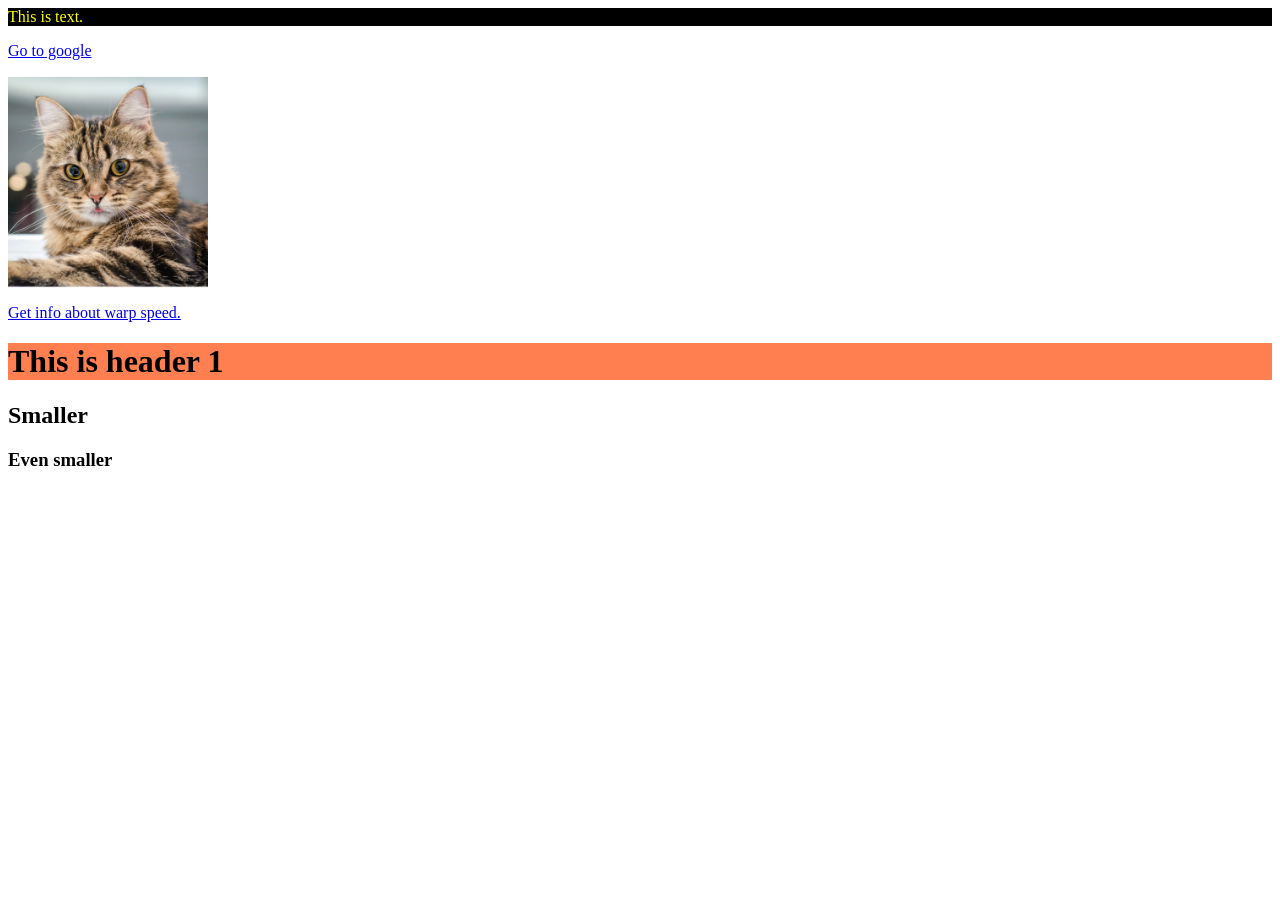
<file: test/index.html>
<html>
    <head>
        <title>My First Website</title>
    </head>

    <body>
        
        <!--this is a comment-->

        <p style="color:yellow; background-color: black;">
            This is text. 
        </p>

        <p>
            <!-- Below is a link to the internet -->
            <a href="https://www.google.com">Go to google</a>
        </p>


        <div>
            <a href="https://en.wikipedia.org/wiki/Cat">
                <img src="cat.png" width="200">
            </a>
        </div>
       
        <p>
            <!-- Below is a link to a local website -->
            <a href="warp-speed-info.html">Get info about warp speed.</a>
        </p>


        <h1 style="background-color: coral;">This is header 1</h1>
        <h2>Smaller</h2>
        <h3>Even smaller</h3>

    </body>

</html>
</file>
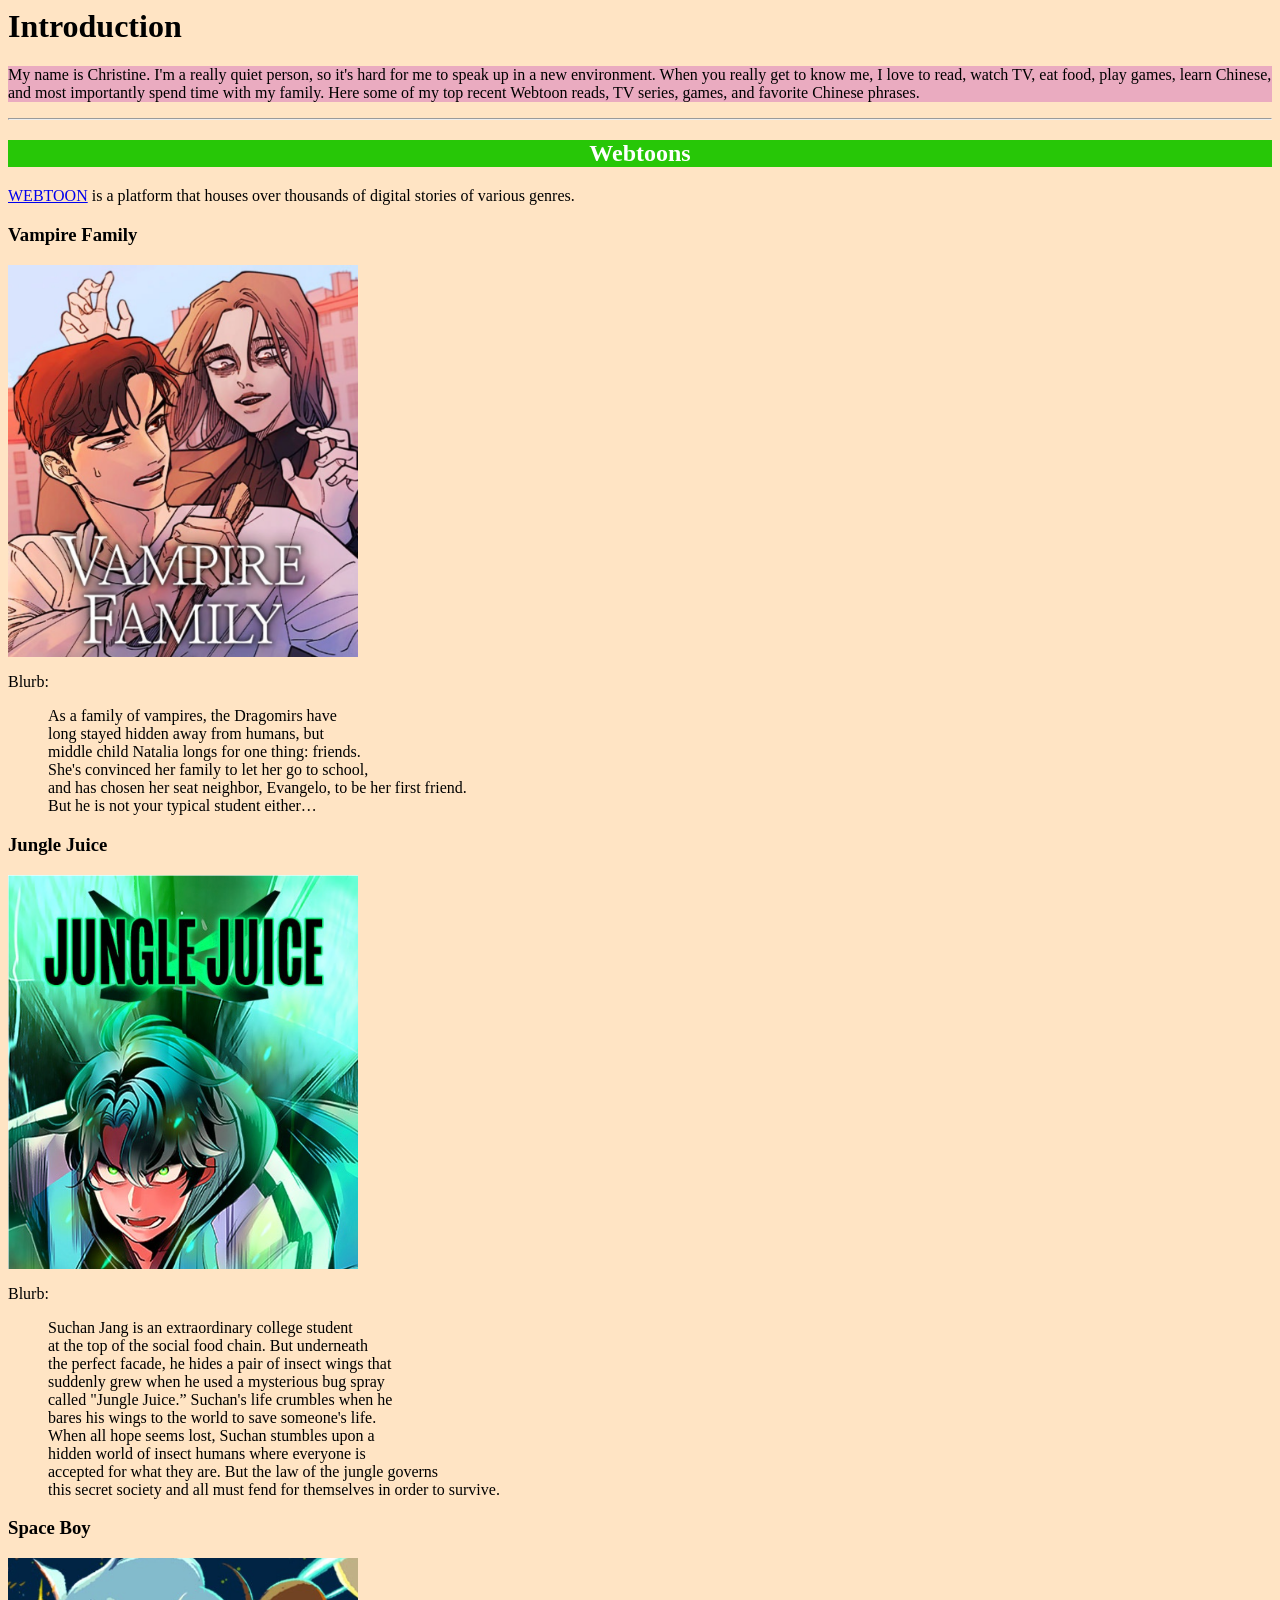
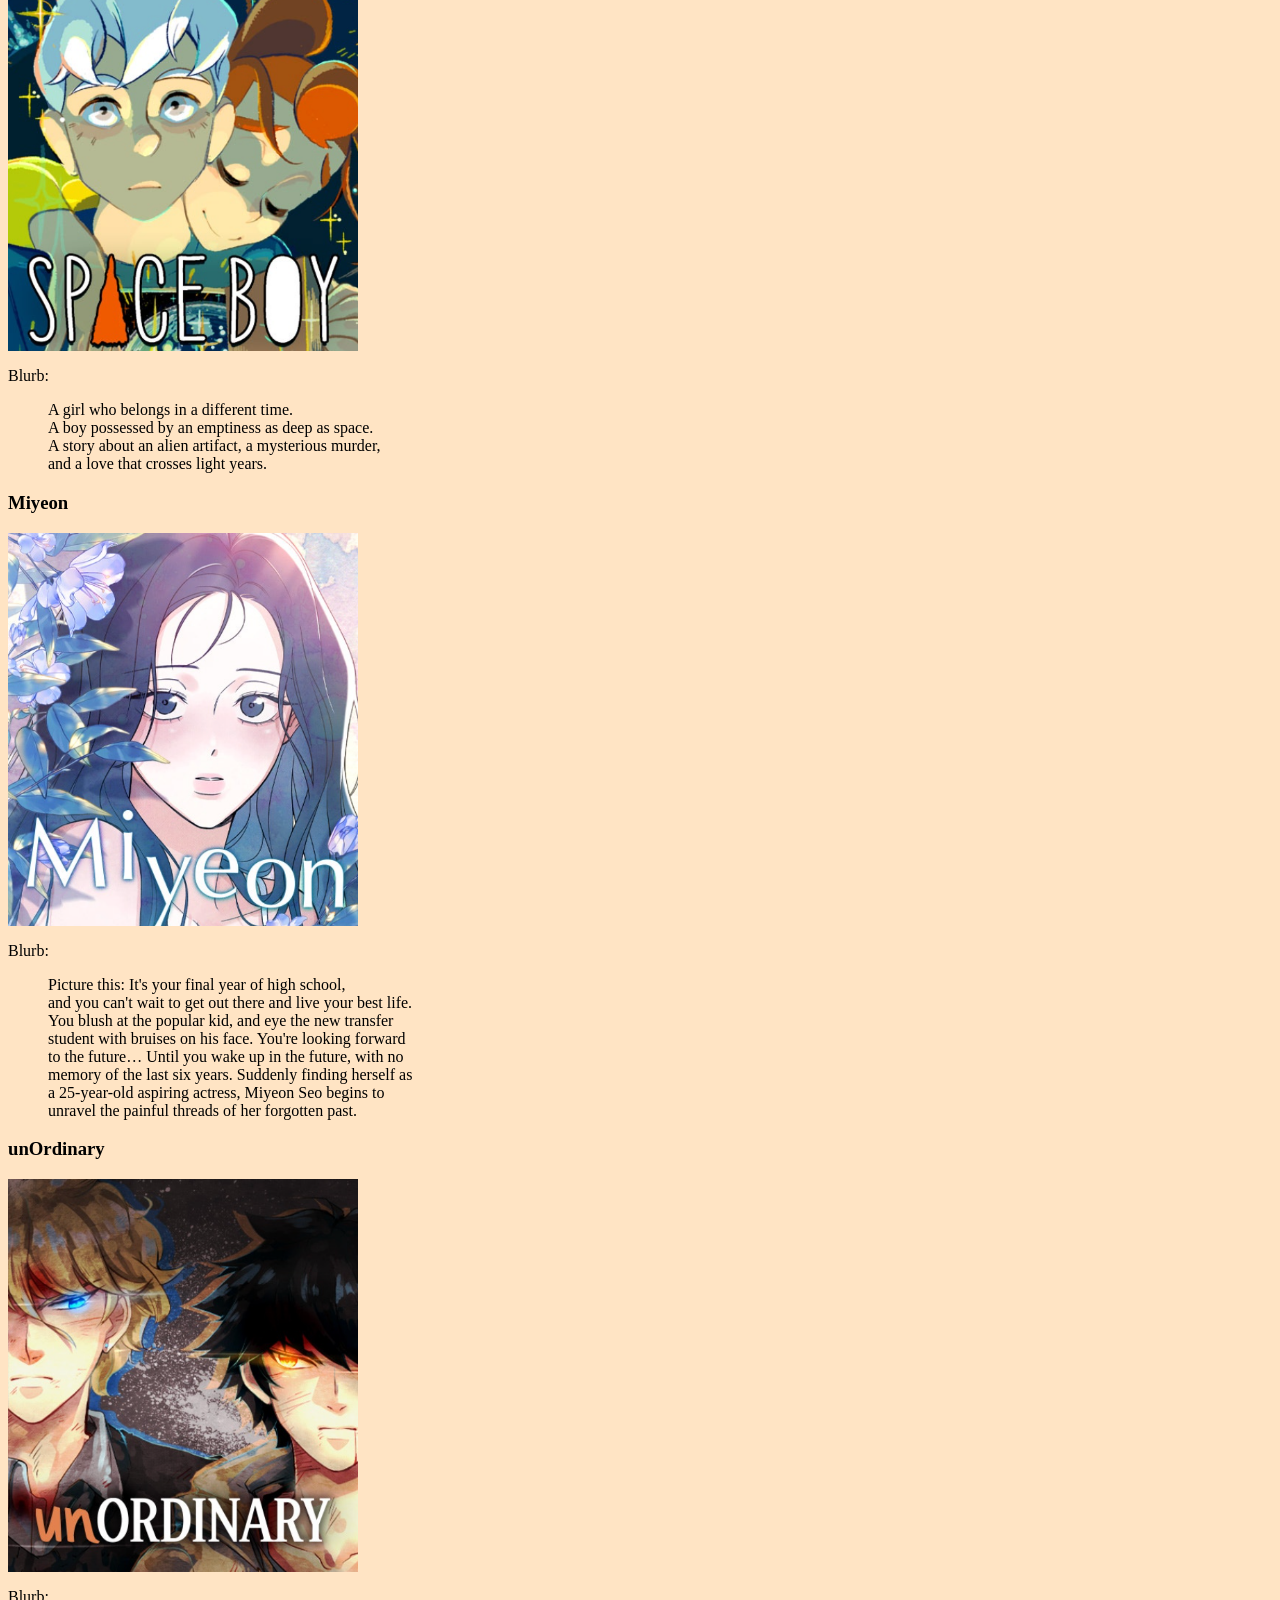
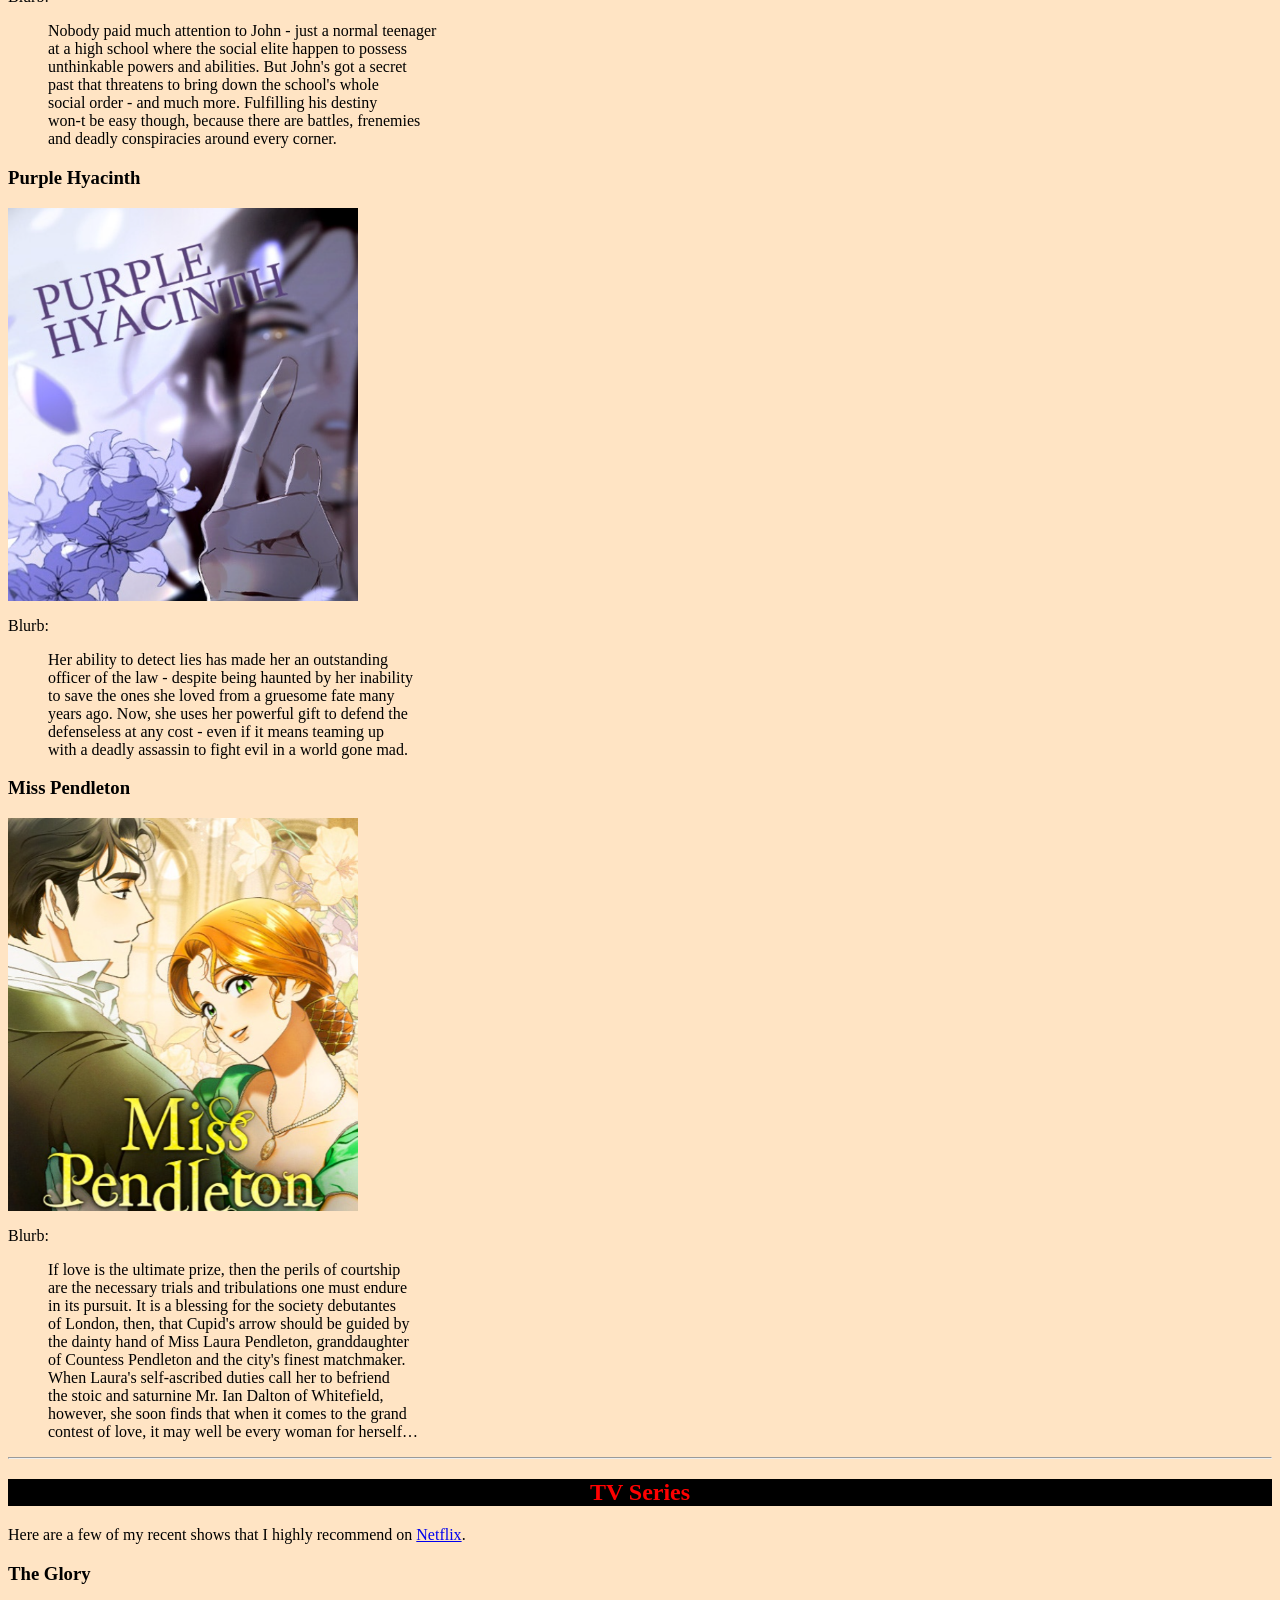
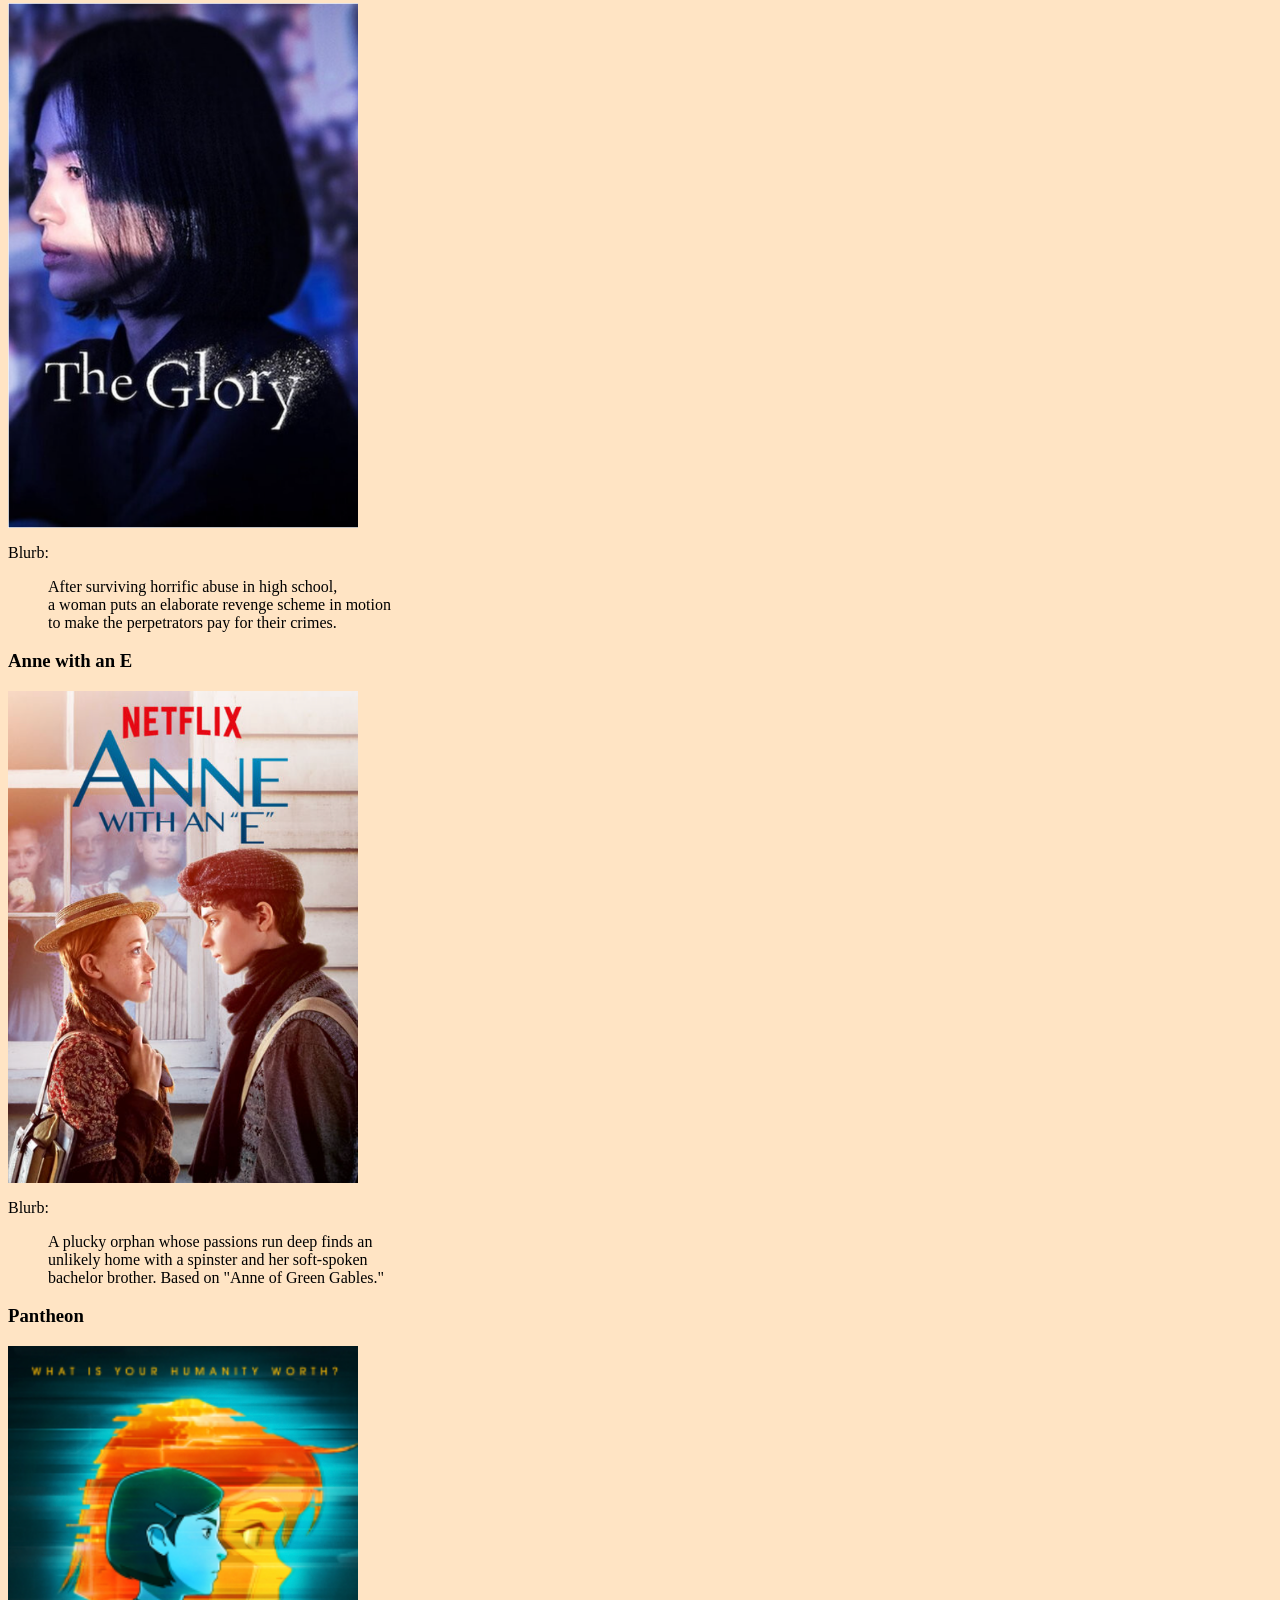
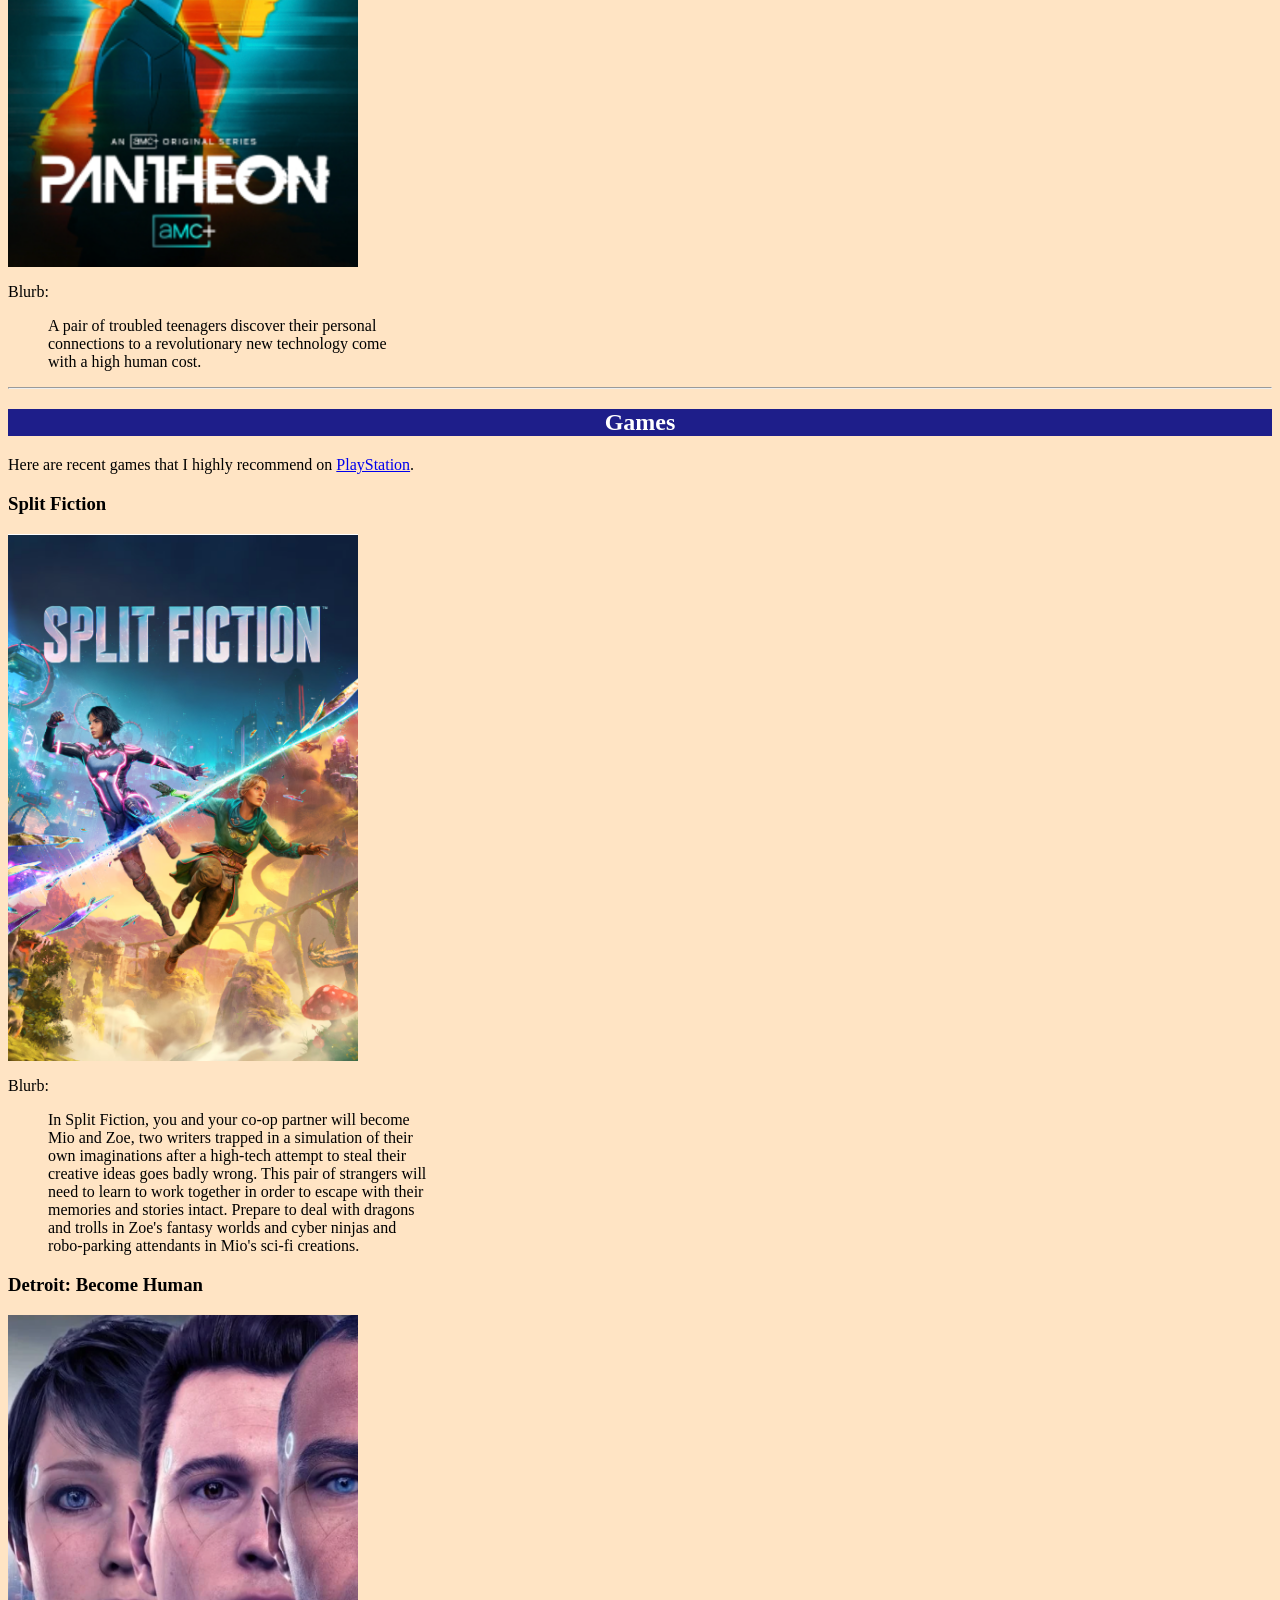
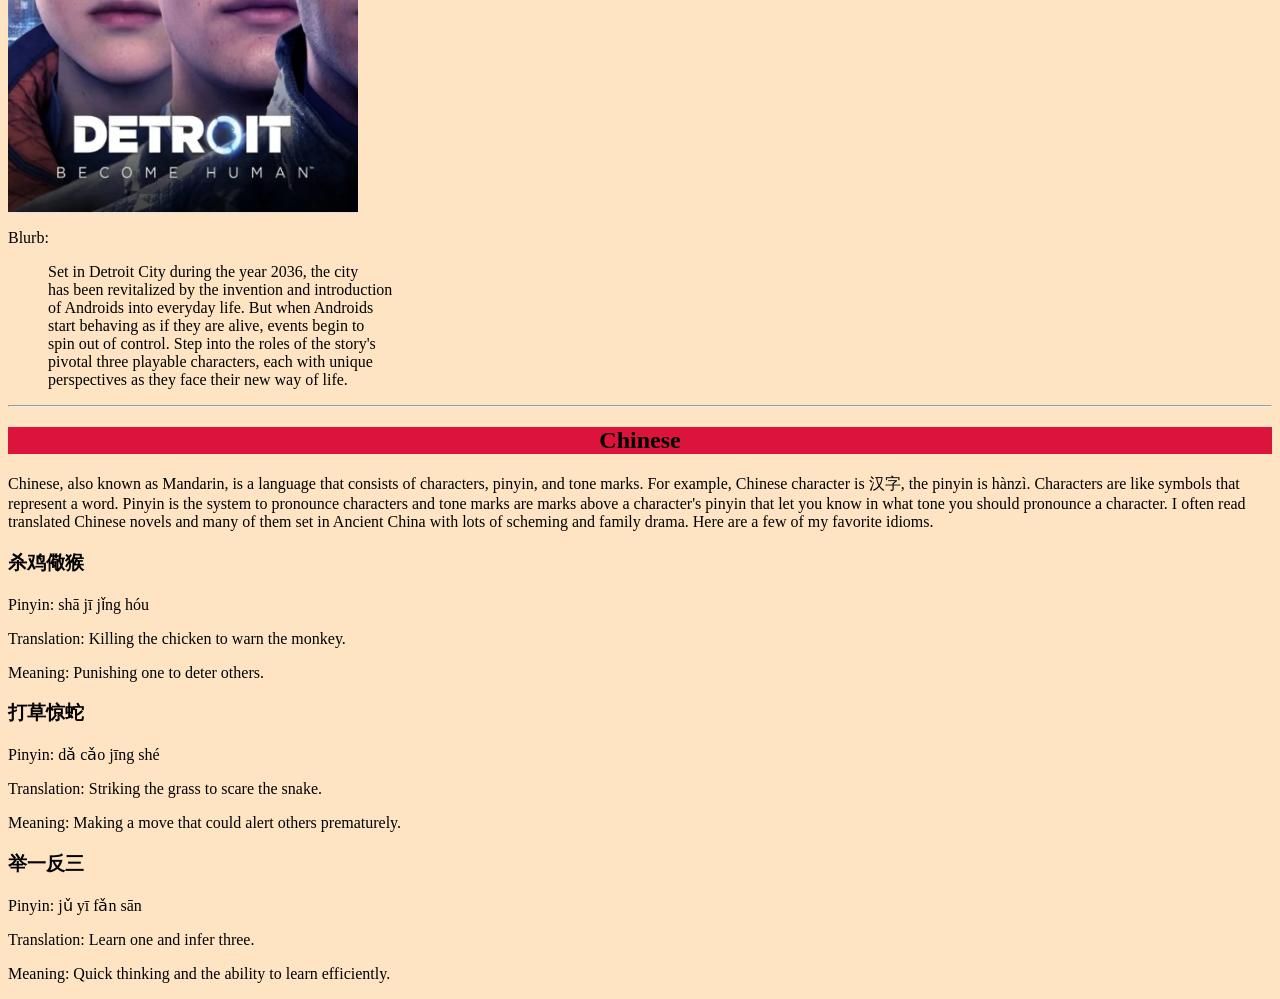
<file: assignments/01-first-webpage/index.html>
<html>


    <head>
        <title>Homework One</title>
    </head>



    <body style="background-color: bisque;">
        <h1>Introduction</h1>
        <p style="background-color: rgb(234, 171, 192);">My name is Christine. I'm a really quiet person, so it's hard for me to speak up in a new environment.
            When you really get to know me, I love to read, watch TV, eat food, play games, learn Chinese, and most importantly spend time with my family.
            Here some of my top recent Webtoon reads, TV series, games, and favorite Chinese phrases.
        </p>



        <hr>
        <h2 style="color: white; background-color: rgb(39, 199, 7); text-align: center;">Webtoons</h2>

        <p>
            <!-- Below is a link to WEBTOON -->
            <a href="https://www.webtoon.com">WEBTOON</a> is a platform that houses over thousands of digital stories of various genres.
        </p>



        <div>

            <h3>Vampire Family</h3>

            <a href="https://www.webtoons.com/en/comedy/vampire-family/list?title_no=6402">
                <img src="images/vampirefamily.png" width="350">
            </a> 

            <p>Blurb:</p>
            <blockquote cite="https://www.webtoons.com/en/comedy/vampire-family/list?title_no=6402">
                As a family of vampires, the Dragomirs have <br> 
                long stayed hidden away from humans, but <br> 
                middle child Natalia longs for one thing: friends. <br>
                She's convinced her family to let her go to school, <br>
                and has chosen her seat neighbor, Evangelo, to be her first friend. <br>
                But he is not your typical student either…
            </blockquote>

        </div>



         <div>

            <h3>Jungle Juice</h3>

            <a href="https://www.webtoons.com/en/action/jungle-juice/list?title_no=2480">
                <img src="images/junglejuice.png" width="350">
            </a> 

            <p>Blurb:</p>
            <blockquote cite="https://www.webtoons.com/en/action/jungle-juice/list?title_no=2480">
                Suchan Jang is an extraordinary college student <br>
                at the top of the social food chain. But underneath <br>
                the perfect facade, he hides a pair of insect wings that <br>
                suddenly grew when he used a mysterious bug spray <br>
                called "Jungle Juice.” Suchan's life crumbles when he <br>
                bares his wings to the world to save someone's life. <br> 
                When all hope seems lost, Suchan stumbles upon a <br>
                hidden world of insect humans where everyone is <br> 
                accepted for what they are. But the law of the jungle governs <br> 
                this secret society and all must fend for themselves in order to survive.
            </blockquote>

        </div>



        <div>

            <h3>Space Boy</h3>

            <a href="https://www.webtoons.com/en/sf/space-boy/list?title_no=400">
                <img src="images/spaceboy.png" width="350">
            </a> 
            
            <p>Blurb:</p>
            <blockquote cite="https://www.webtoons.com/en/sf/space-boy/list?title_no=400">
                A girl who belongs in a different time. <br>
                A boy possessed by an emptiness as deep as space. <br>
                A story about an alien artifact, a mysterious murder, <br>
                and a love that crosses light years.
            </blockquote>

        </div>



        <div>

            <h3>Miyeon</h3>

            <a href="https://www.webtoons.com/en/drama/miyeon/list?title_no=8473">
                <img src="images/miyeon.png" width="350">
            </a> 

            <p>Blurb:</p>
            <blockquote cite="https://www.webtoons.com/en/drama/miyeon/list?title_no=8473">
                Picture this: It's your final year of high school, <br>
                and you can't wait to get out there and live your best life. <br>
                You blush at the popular kid, and eye the new transfer <br>
                student with bruises on his face. You're looking forward <br>
                to the future… Until you wake up in the future, with no <br>
                memory of the last six years. Suddenly finding herself as <br>
                a 25-year-old aspiring actress, Miyeon Seo begins to <br>
                unravel the painful threads of her forgotten past.
            </blockquote>

        </div>



        <div>

            <h3>unOrdinary</h3>

            <a href="https://www.webtoons.com/en/super-hero/unordinary/list?title_no=679">
                <img src="images/unOrdinary.png" width="350">
            </a> 

            <p>Blurb:</p>
            <blockquote cite="https://www.webtoons.com/en/super-hero/unordinary/list?title_no=679">
                Nobody paid much attention to John - just a normal teenager <br>
                at a high school where the social elite happen to possess <br>
                unthinkable powers and abilities. But John's got a secret <br>
                past that threatens to bring down the school's whole <br>
                social order - and much more. Fulfilling his destiny <br>
                won-t be easy though, because there are battles, frenemies <br>
                and deadly conspiracies around every corner.
            </blockquote>

        </div>



         <div>

            <h3>Purple Hyacinth</h3>

            <a href="https://www.webtoons.com/en/mystery/purple-hyacinth/list?title_no=1621">
                <img src="images/purplehyacinth.png" width="350">
            </a> 

            <p>Blurb:</p>
            <blockquote cite="https://www.webtoons.com/en/mystery/purple-hyacinth/list?title_no=1621">
                Her ability to detect lies has made her an outstanding <br>
                officer of the law - despite being haunted by her inability <br>
                to save the ones she loved from a gruesome fate many <br>
                years ago. Now, she uses her powerful gift to defend the <br>
                defenseless at any cost - even if it means teaming up <br>
                with a deadly assassin to fight evil in a world gone mad.
            </blockquote>

        </div>



         <div>

            <h3>Miss Pendleton</h3>

            <a href="https://www.webtoons.com/en/historical/miss-pendleton/list?title_no=7847">
                <img src="images/misspendleton.png" width="350">
            </a> 

            <p>Blurb:</p>
            <blockquote cite="https://www.webtoons.com/en/historical/miss-pendleton/list?title_no=7847">
                If love is the ultimate prize, then the perils of courtship <br>
                are the necessary trials and tribulations one must endure <br>
                in its pursuit. It is a blessing for the society debutantes <br>
                of London, then, that Cupid's arrow should be guided by <br>
                the dainty hand of Miss Laura Pendleton, granddaughter <br>
                of Countess Pendleton and the city's finest matchmaker. <br>
                When Laura's self-ascribed duties call her to befriend <br>
                the stoic and saturnine Mr. Ian Dalton of Whitefield, <br>
                however, she soon finds that when it comes to the grand <br>
                contest of love, it may well be every woman for herself…
            </p>

        </div>
        <hr>





        <h2 style="color: red; background-color: black; text-align: center;">TV Series</h2>
        <!-- Below is a link to Netflix -->
        <p>Here are a few of my recent shows that I highly recommend on <a href="https://www.netflix.com">Netflix</a>.
        </p>


         <div>

            <h3>The Glory</h3>

            <a href="https://www.netflix.com/title/81519223">
                <img src="images/theglory.png" width="350">
            </a> 

            <p>Blurb:</p>
            <blockquote cite="https://www.netflix.com/title/81519223">  
                After surviving horrific abuse in high school, <br>
                a woman puts an elaborate revenge scheme in motion <br>
                to make the perpetrators pay for their crimes.
            </blockquote>

        </div>



        <div>

            <h3>Anne with an E</h3>

            <a href="https://www.netflix.com/title/80136311">
                <img src="images/annewithane.png" width="350">
            </a> 

            <p>Blurb:</p>
            <blockquote cite="https://www.netflix.com/title/80136311">
                A plucky orphan whose passions run deep finds an <br>
                unlikely home with a spinster and her soft-spoken <br>
                bachelor brother. Based on "Anne of Green Gables."
            </blockquote>

        </div>



         <div>

            <h3>Pantheon</h3>

            <a href="https://www.netflix.com/title/81937398">
                <img src="images/pantheon.png" width="350">
            </a> 

            <p>Blurb:</p>
            <blockquote cite="https://www.netflix.com/title/81937398">
                A pair of troubled teenagers discover their personal <br>
                connections to a revolutionary new technology come <br> 
                with a high human cost.
            </blockquote>

        </div>
        <hr>



        <h2 style="color:white; background-color: rgb(30, 30, 138); text-align: center;">Games</h2>
        <p>Here are recent games that I highly recommend on <a href="https://www.playstation.com">PlayStation</a>.
        </p>

        <div>

            <h3>Split Fiction</h3>

            <a href="https://www.playstation.com/en-us/games/split-fiction/">
                <img src="images/splitfiction.png" width="350">
            </a> 

            <p>Blurb:</p>
            <blockquote cite="https://www.netflix.com/title/81937398">
                In Split Fiction, you and your co-op partner will become <br>
                Mio and Zoe, two writers trapped in a simulation of their <br> 
                own imaginations after a high-tech attempt to steal their <br>
                creative ideas goes badly wrong. This pair of strangers will <br>
                need to learn to work together in order to escape with their <br>
                memories and stories intact. Prepare to deal with dragons <br>
                and trolls in Zoe's fantasy worlds and cyber ninjas and <br>
                robo-parking attendants in Mio's sci-fi creations. 
            </blockquote>

        </div>


         <div>

            <h3>Detroit: Become Human</h3>

            <a href="https://www.playstation.com/en-us/games/detroit-become-human/">
                <img src="images/detroit.png" width="350">
            </a> 

            <p>Blurb:</p>
            <blockquote cite="https://www.netflix.com/title/81937398">
                Set in Detroit City during the year 2036, the city <br>
                has been revitalized by the invention and introduction <br>
                of Androids into everyday life. But when Androids <br>
                start behaving as if they are alive, events begin to <br>
                spin out of control. Step into the roles of the story's <br>
                pivotal three playable characters, each with unique <br>
                perspectives as they face their new way of life.
            </blockquote>

        </div>
        <hr>





        <h2 style="background-color:crimson; text-align: center;">Chinese </h2>
        <p>Chinese, also known as Mandarin, is a language that consists of 
            characters, pinyin, and tone marks.
            For example, Chinese character is 汉字, the pinyin is hànzì.
            Characters are like symbols that represent a word. 
            Pinyin is the system to pronounce characters and tone marks 
            are marks above a character's pinyin that let you know in 
            what tone you should pronounce a character. I often read
            translated Chinese novels and many of them set in Ancient China with lots of scheming and family drama. 
            Here are a few of my favorite idioms.
        </p>

        <div>

            <h3>杀鸡儆猴</h3>

            <p>Pinyin: shā jī jǐng hóu</p>
            <p>Translation: Killing the chicken to warn the monkey.</p>
            <p>Meaning: Punishing one to deter others. </p>

        </div>


         <div>

            <h3>打草惊蛇</h3>

            <p>Pinyin: dǎ cǎo jīng shé</p>
            <p>Translation: Striking the grass to scare the snake. </p>
            <p>Meaning: Making a move that could alert others prematurely.</p>

        </div>



        <div>

            <h3>举一反三</h3>

            <p>Pinyin: jǔ yī fǎn sān</p>
            <p>Translation: Learn one and infer three. </p>
            <p>Meaning: Quick thinking and the ability to learn efficiently. </p>

        </div>



    </body>

</html>
</file>
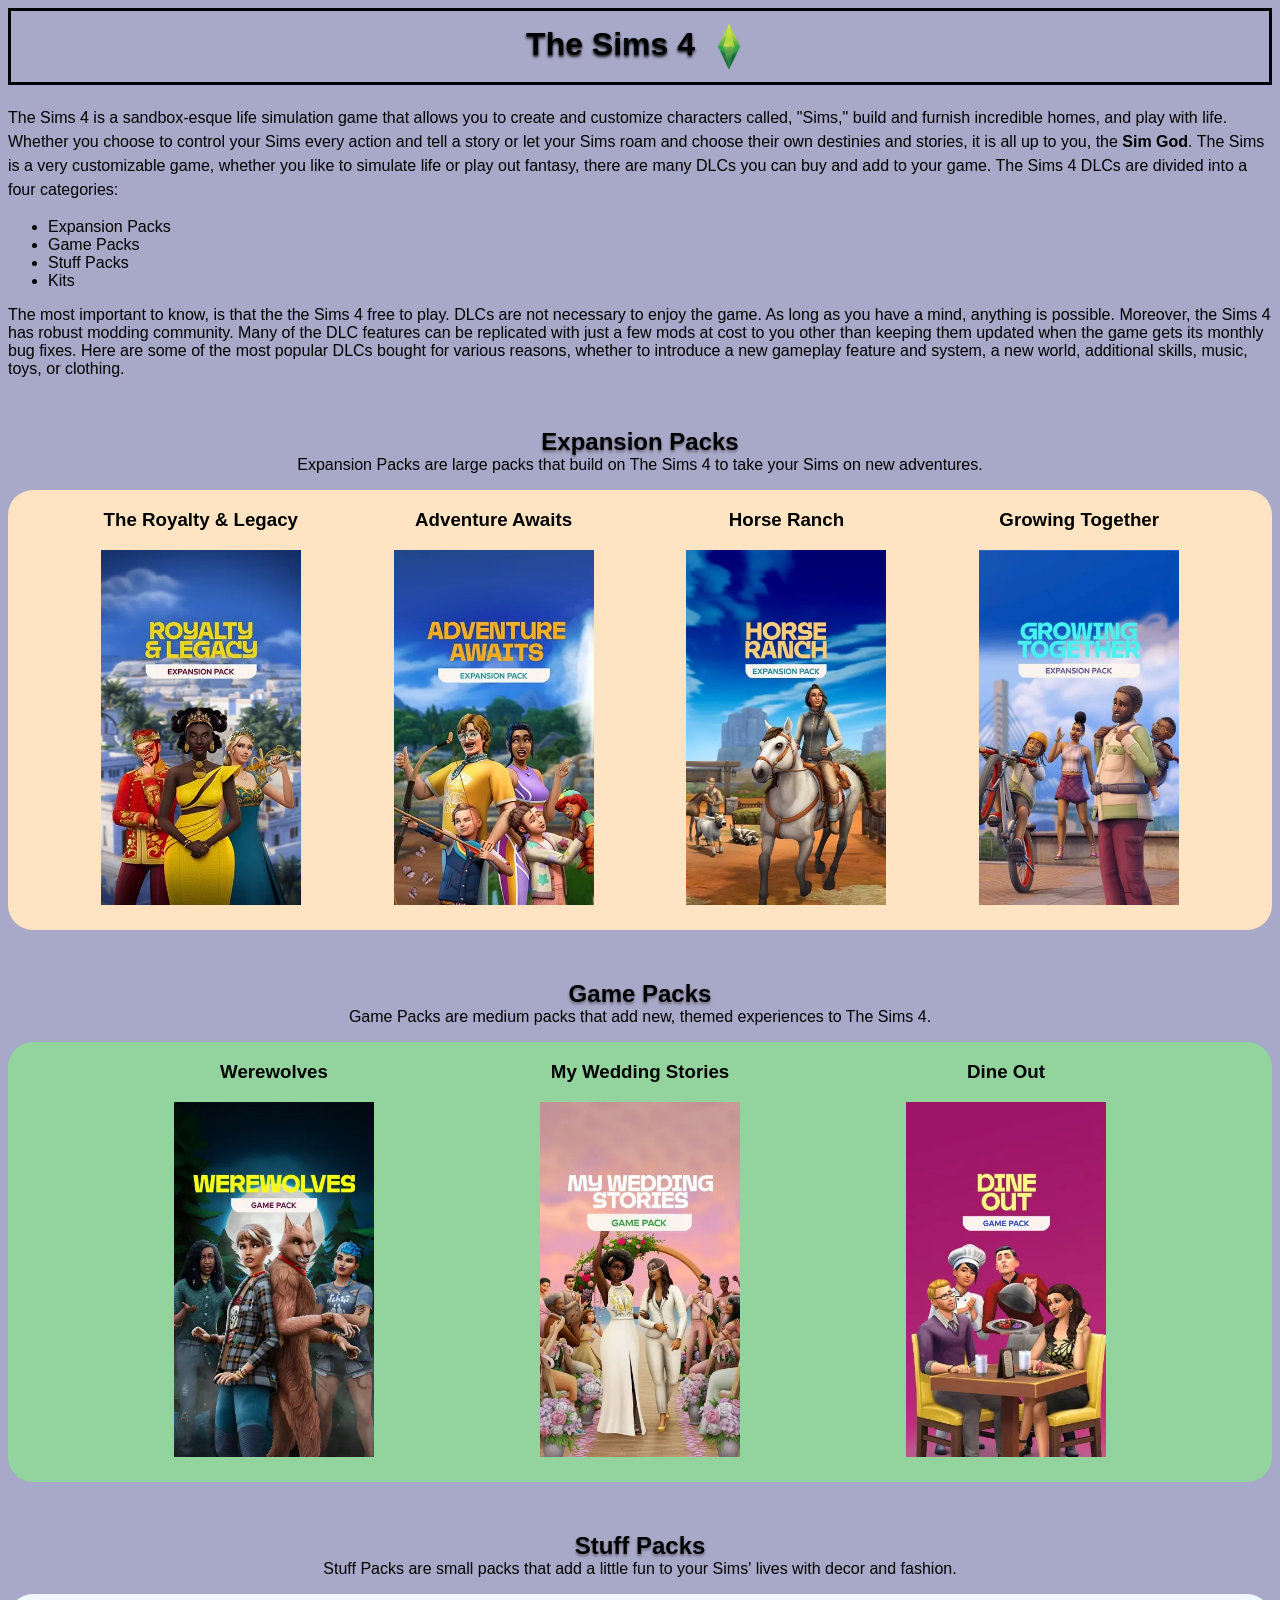
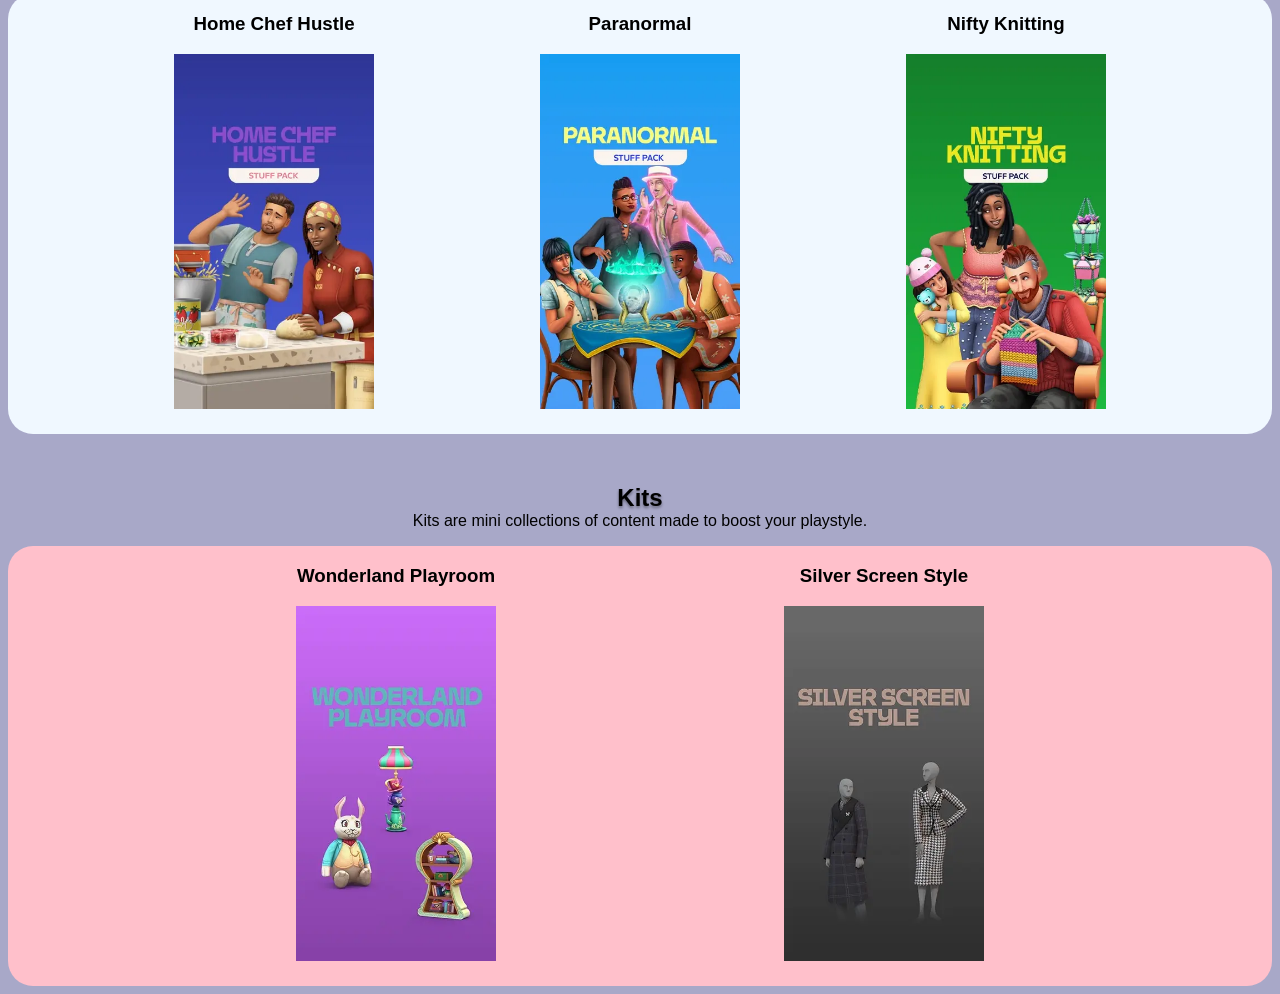
<file: assignments/02-css-basics/index.html>
<html>
    <head>
        <title>The Best Game</title>
        <link rel="stylesheet" href="style.css">
    </head>
    <body>
        <h1 id="topic">
            The Sims 4 <span> <img src="images/plum.png" width ="50"> </span> 
        </h1>
       
        <p id="h1desc">
           The Sims 4 is a sandbox-esque life simulation game that allows you to 
           create and customize characters called, "Sims," build and furnish incredible homes, and play with life. 
           Whether you choose to control your Sims every action and tell a story or let your Sims roam and 
           choose their own destinies and stories, it is all up to you, the <b>Sim God</b>.
           
           The Sims is a very customizable game, whether you like to simulate life or play out fantasy, 
            there are many DLCs you can buy and add to your game. The Sims 4 DLCs are divided into a four categories:
            <ul>
                <li>Expansion Packs</li>
                <li>Game Packs</li>
                <li>Stuff Packs</li>
                <li>Kits</li>
            </ul>

            The most important to know, is that the the Sims 4 free to play. DLCs are not necessary to enjoy the game. 
            As long as you have a mind, anything is possible.
            Moreover, the Sims 4 has robust modding community. Many of the DLC features can be replicated 
            with just a few mods at cost to you other than keeping them updated when the game gets its monthly bug fixes.
            
            Here are some of the most popular DLCs bought for various reasons, 
            whether to introduce a new gameplay feature and system, a new world, 
            additional skills, music, toys, or clothing.
        </p>



        <h2>Expansion Packs</h2>
        <p class="h2desc">Expansion Packs are large packs that build on The Sims 4 to take your Sims on new adventures.</p>
        
        <div class="ep">
            <div>
                <h3>The Royalty & Legacy</h3>
                <a href="https://www.ea.com/games/the-sims/the-sims-4/buy/addon/the-sims-4-royalty-and-legacy-expansion-pack">
                    <img src="images/royalty.png" width="200">
                </a>
            </div>

            <div>
                <h3>Adventure Awaits</h3>
                <a href="https://www.ea.com/games/the-sims/the-sims-4/buy/addon/the-sims-4-adventure-awaits-expansion-pack">
                    <img src="images/adventure.png" width="200">
                </a> 
            </div>

            <div>
                <h3>Horse Ranch</h3>
                <a href="https://www.ea.com/games/the-sims/the-sims-4/buy/addon/the-sims-4-horse-ranch-expansion-pack">
                    <img src="images/horse.png" width="200">
                </a> 
            </div>

            <div>
                <h3>Growing Together</h3>
                <a href="https://www.ea.com/games/the-sims/the-sims-4/buy/addon/the-sims-4-growing-together">
                    <img src="images/growing.png" width="200">
                </a> 
            </div>
        </div>


    
        <h2>Game Packs</h2>
        <p class="h2desc">Game Packs are medium packs that add new, themed experiences to The Sims 4.</p>

        <div class="gp">
            <div>
                <h3>Werewolves</h3>
                <a href="https://www.ea.com/games/the-sims/the-sims-4/buy/addon/the-sims-4-werewolves">
                    <img src="images/werewolves.png" width="200">
                </a> 
            </div>
        
            <div>
                <h3>My Wedding Stories</h3>
                <a href="https://www.ea.com/games/the-sims/the-sims-4/buy/addon/the-sims-4-my-wedding-stories-game-pack">
                    <img src="images/mywedding.png" width="200">
                </a> 
            </div>

            <div>
                <h3>Dine Out</h3>
                <a href="https://www.ea.com/games/the-sims/the-sims-4/buy/addon/the-sims-4-dine-out">
                    <img src="images/dine.png" width="200">
                </a> 
            </div>
        </div>



        <h2>Stuff Packs</h2>
        <p class="h2desc">Stuff Packs are small packs that add a little fun to your Sims' lives with decor and fashion.</p>

        <div class="sp">
            <div>
                <h3>Home Chef Hustle</h3>
                <a href="https://www.ea.com/games/the-sims/the-sims-4/buy/addon/the-sims-4-home-chef-hustles">
                    <img src="images/home.png" width="200">
                </a> 
            </div>

            <div>
                <h3>Paranormal</h3>
                <a href="https://www.ea.com/games/the-sims/the-sims-4/buy/addon/the-sims-4-paranormal-stuff-pack">
                    <img src="images/para.png" width="200">
                </a> 
            </div>

            <div>
                <h3>Nifty Knitting</h3>
                <a href="https://www.ea.com/games/the-sims/the-sims-4/buy/addon/the-sims-4-nifty-knitting-stuff-pack">
                    <img src="images/nifty.png" width="200">
                </a> 
            </div>
        </div>


   
        <h2>Kits</h2>
        <p class="h2desc">Kits are mini collections of content made to boost your playstyle.</p>

        <div class="k">
            <div>
                <h3>Wonderland Playroom</h3>
                <a href="https://www.ea.com/games/the-sims/the-sims-4/buy/addon/the-sims-4-wonderland-playroom-kit">
                    <img src="images/wonder.png" width="200">
                </a> 
            </div>

            <div>
                <h3>Silver Screen Style</h3>
                <a href="https://www.ea.com/games/the-sims/the-sims-4/buy/addon/the-sims-4-silver-screen-style-kit">
                    <img src="images/silver.png" width="200">
                </a> 
            </div>
        </div>

    </body>
</html>
</file>
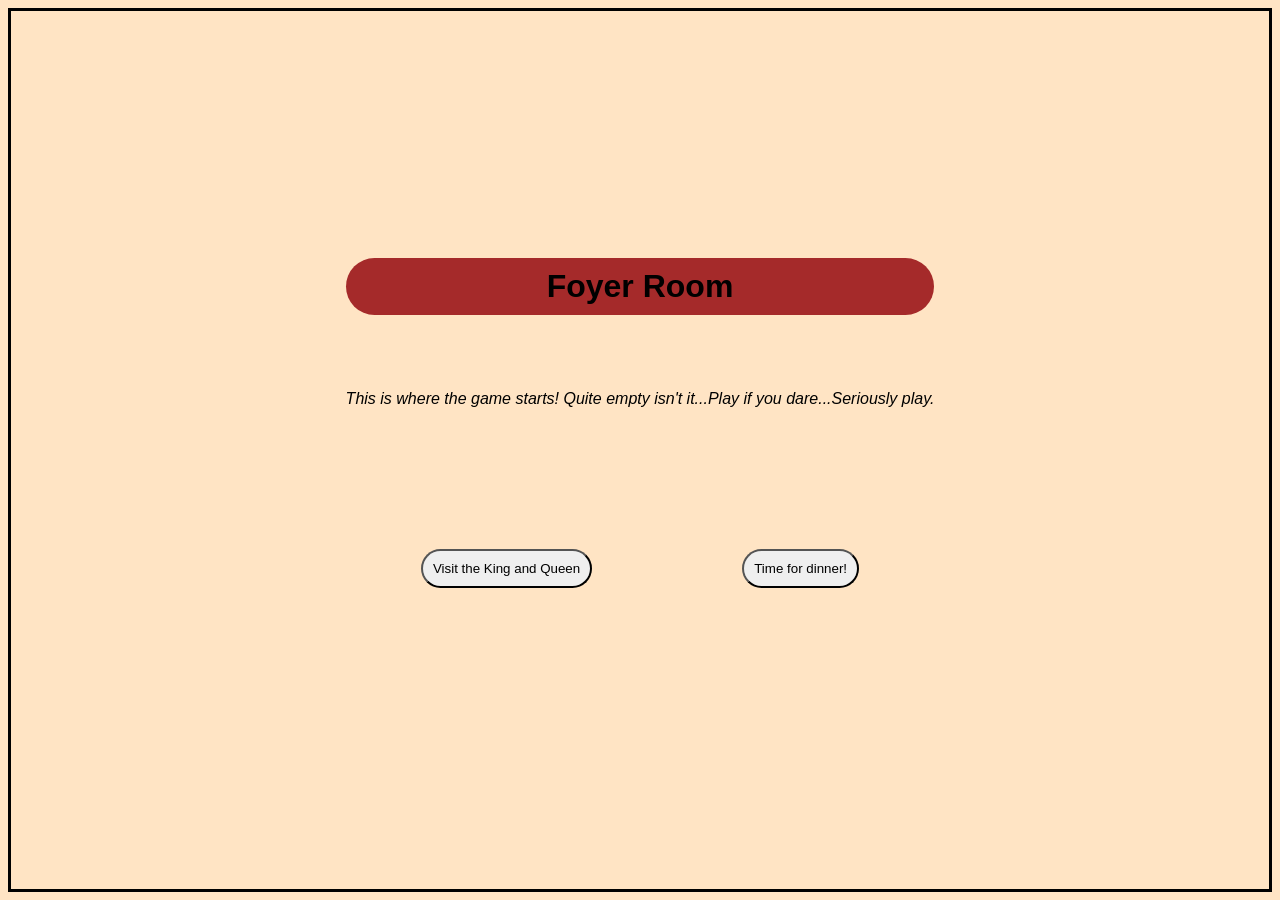
<file: assignments/03-adventure-game/index.html>
<html>
    <head>
        <title>Adventure Game</title>
        <link rel="stylesheet" href="style.css">
    </head>

    <body>
        <div id="roomRoot"></div>
        <script src="script.js"></script>
    </body>
</html>
</file>
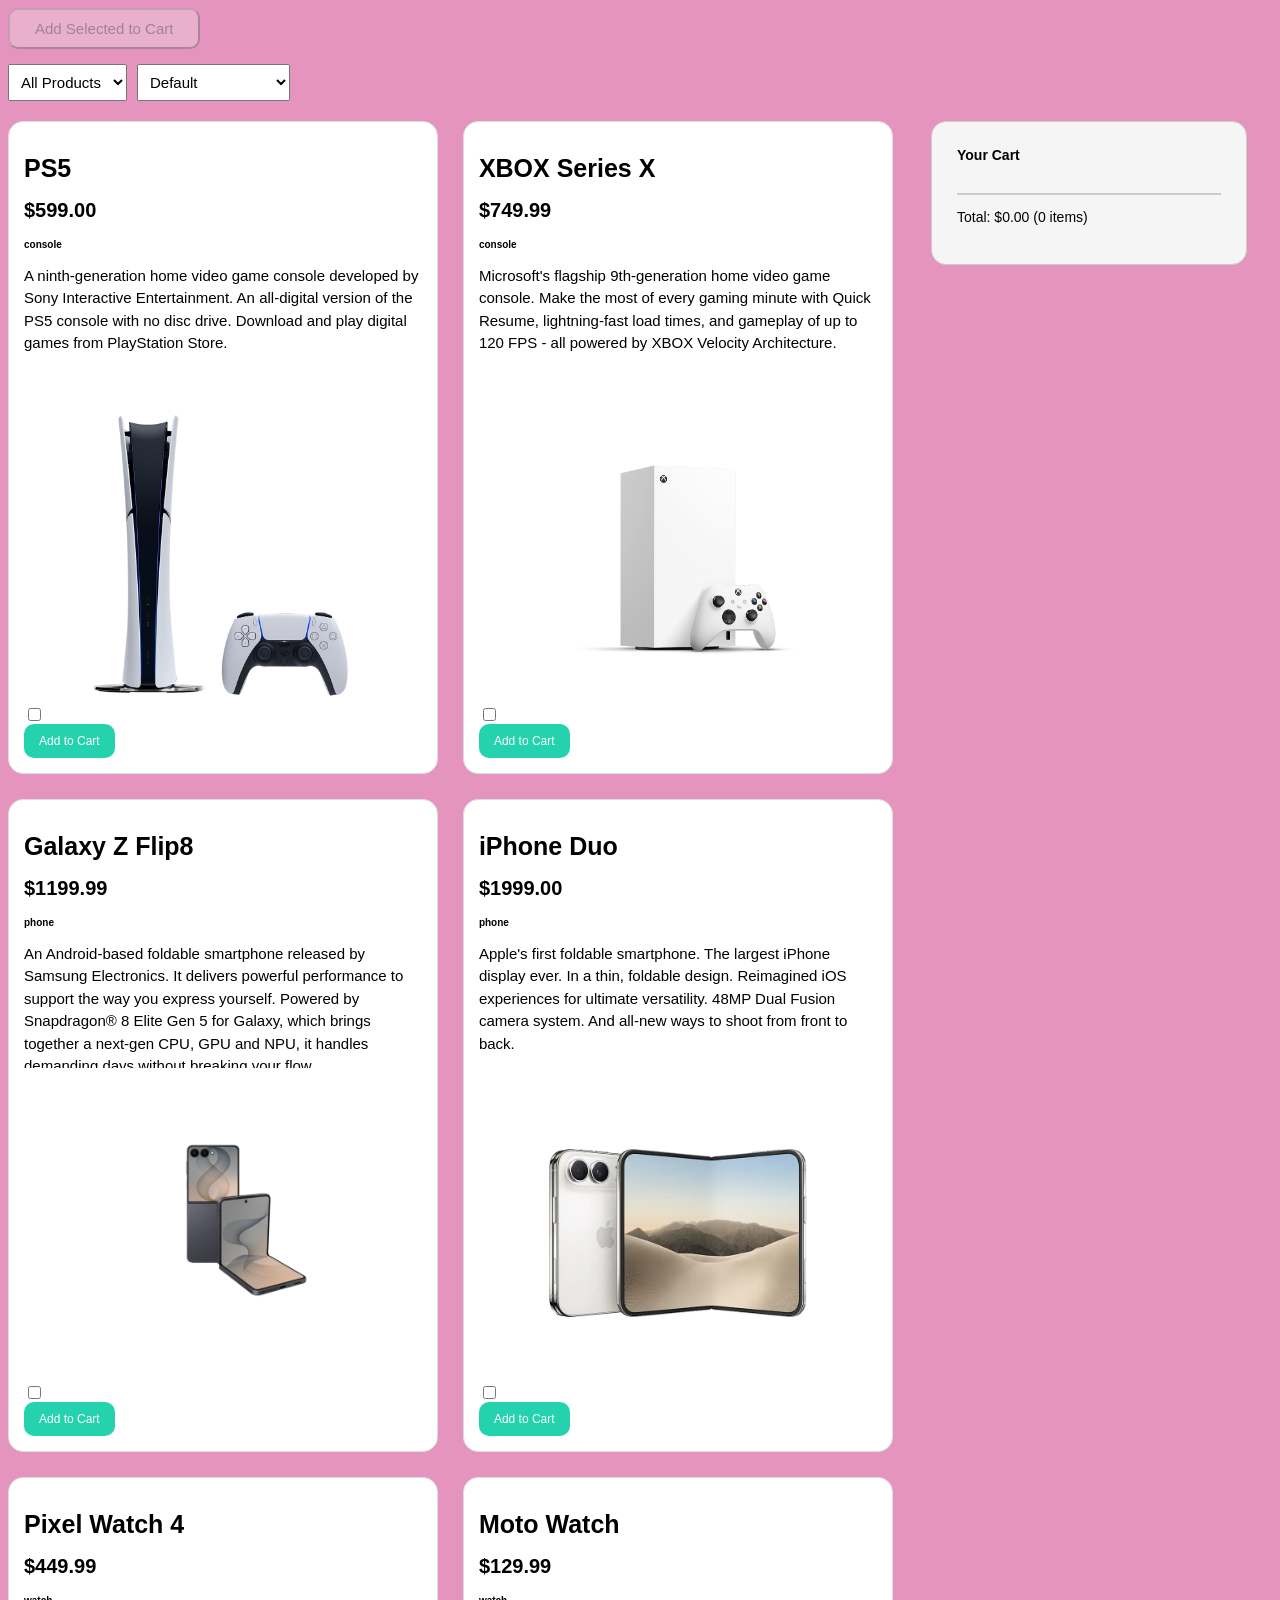
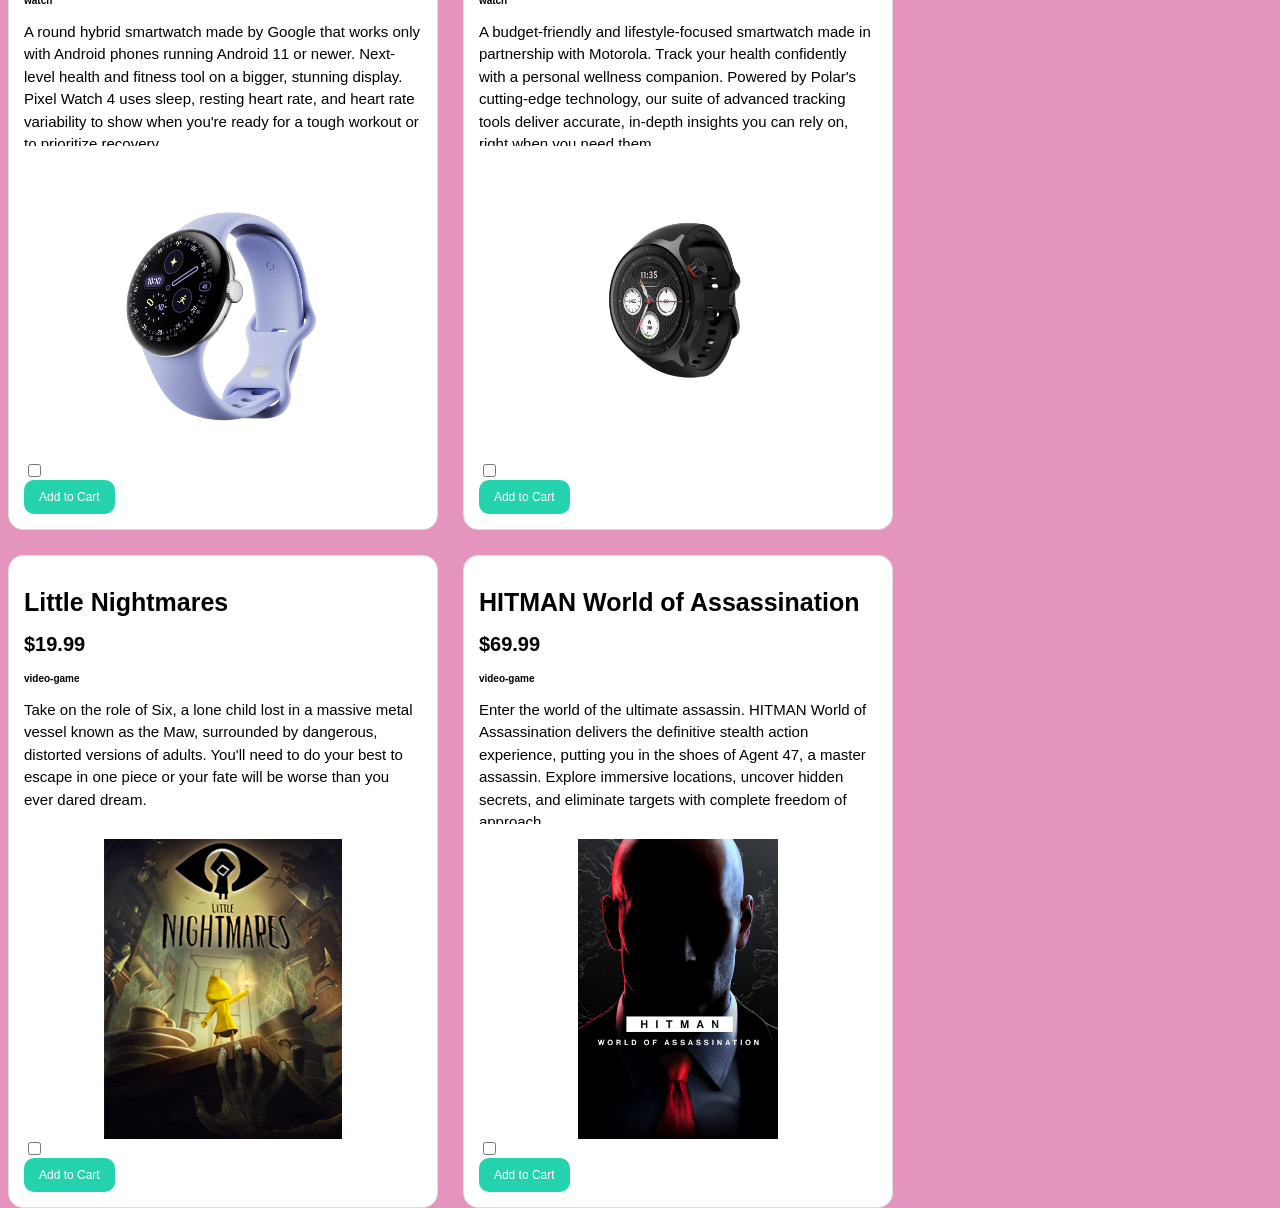
<file: assignments/04-ecommerce/index.html>
<html>
    <head>
        <script src="script.js" defer></script>
        <link rel="stylesheet" href="style.css">

    </head>
    <body>
        <div id="selected"></div>
        <div id="dropdown"></div>
        <div id="cart"></div>
        <div id="root"></div>
    </body>
</html>
</file>
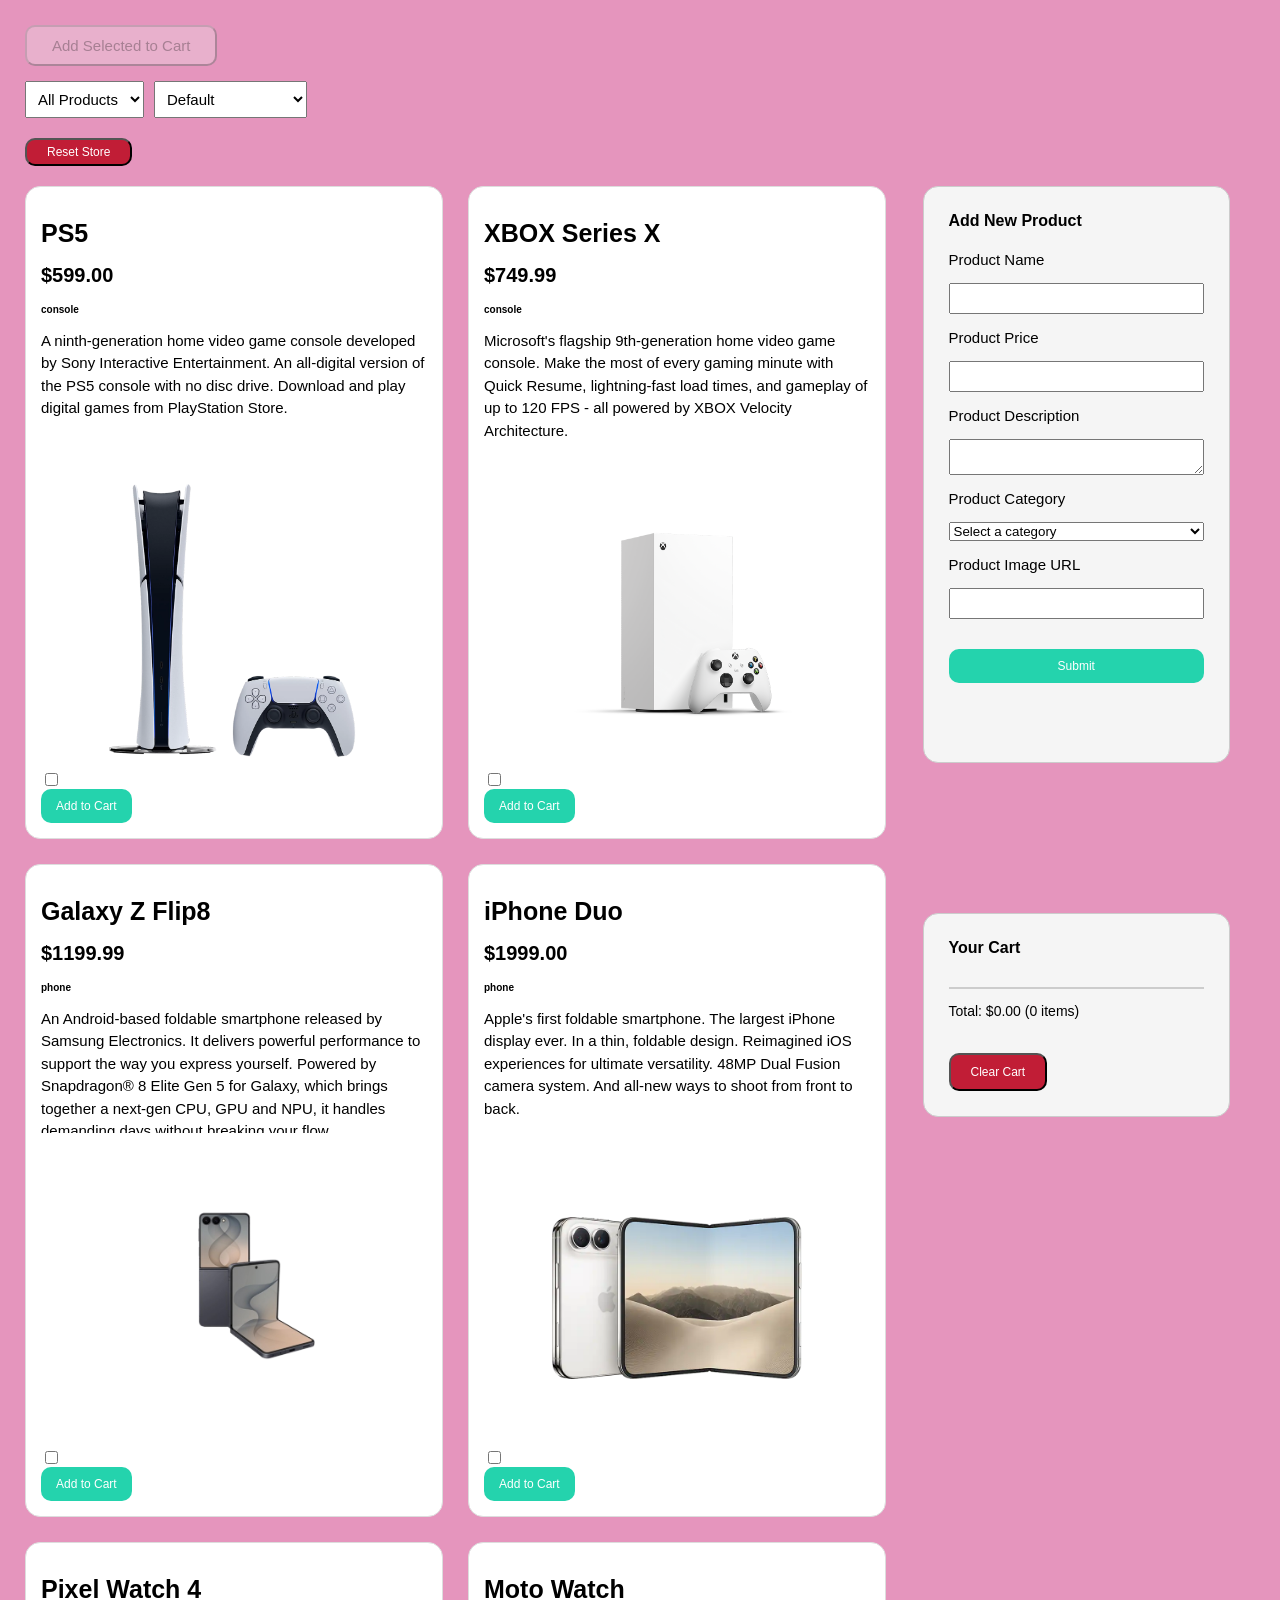
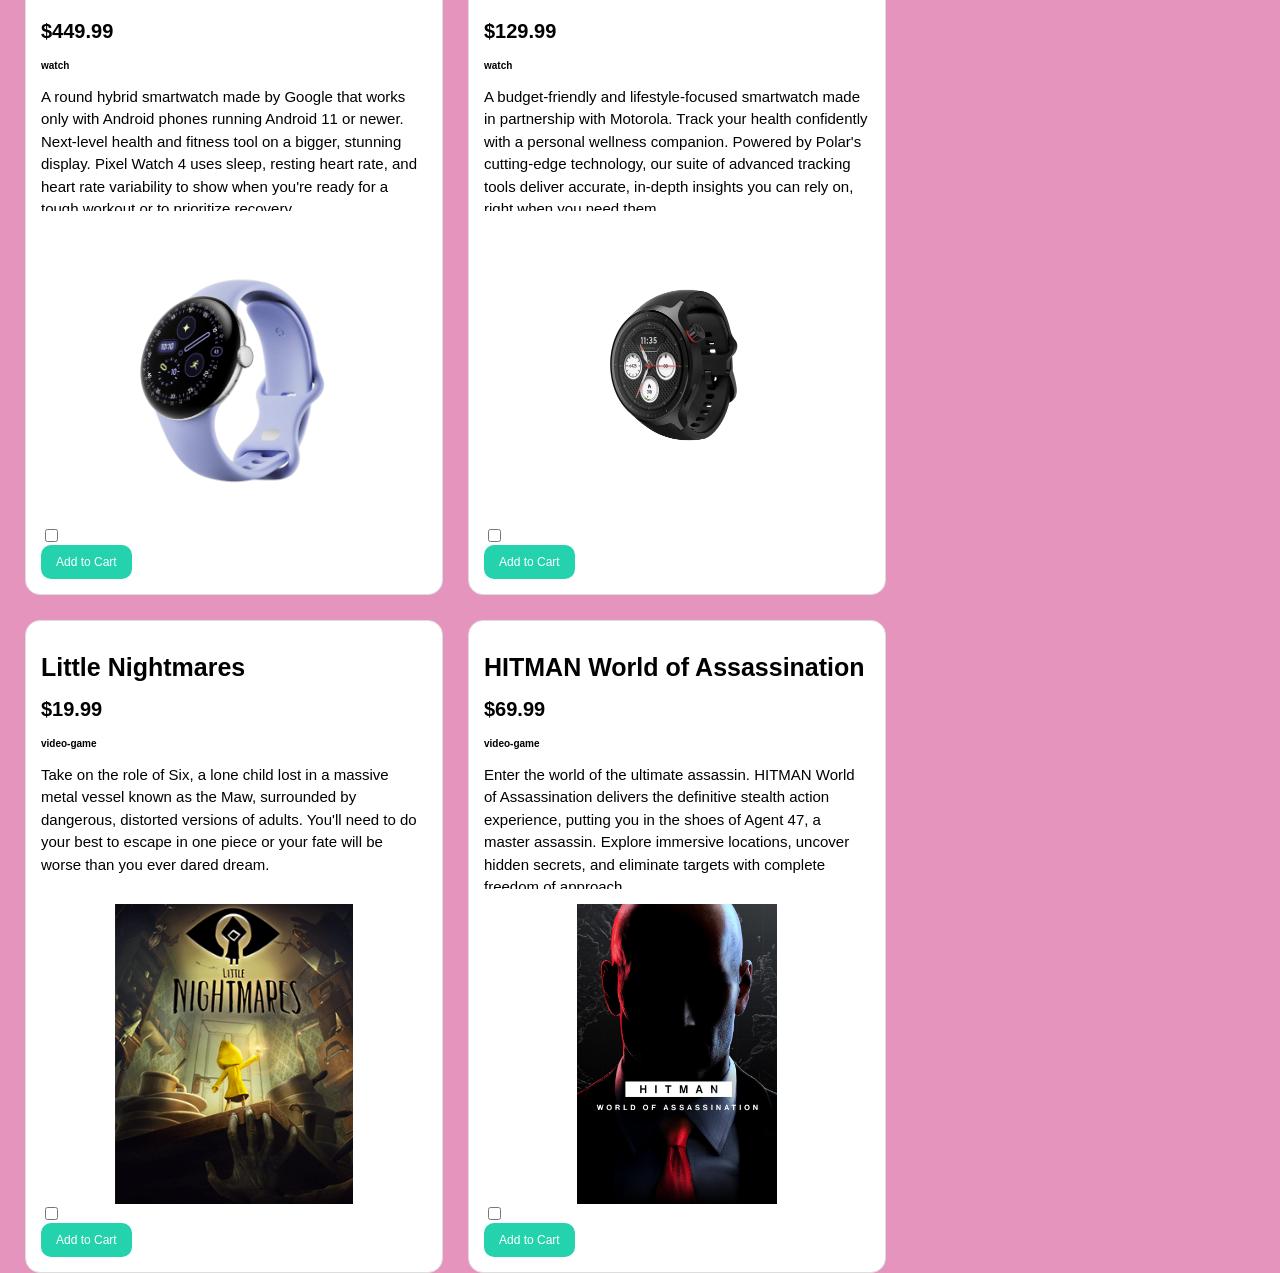
<file: assignments/05-inventory-tool/index.html>
<html>
    <head>
        <script src="script.js" defer></script>
        <link rel="stylesheet" href="style.css">

    </head>
    <body>
        <div id="selected"></div>
        <div id="dropdown"></div>

        <div>
            <button id="resetStoreButton" type="button">Reset Store</button>
        </div>

        <div id="root"></div>

        <div id="addNewProductDiv">
            <h4>Add New Product</h4>
            <form id="productForm">
                <label for="nameInputField">Product Name</label>
                <input id="nameInputField" name="name" type="text" required>

                <label for="priceInputField">Product Price</label>
                <input id="priceInputField" name="price" type="number" min="0.01" step="0.01" required>

                <label for="descriptionInputField">Product Description</label>
                <textarea id="descriptionInputField" name="description" minlength="20" required></textarea>

                <label for="categorySelectField">Product Category</label>
                <select id="categorySelectField" name="category" required>
                    <option value="">Select a category</option>
                </select>

                <label for="imageInputField">Product Image URL</label>
                <input id="imageInputField" name="image" type="url" required>

                <input type="submit">

                <p id="errorMessage"></p>
            </form>
        </div>

        <div id="cart"></div>
    </body>
</html>
</file>
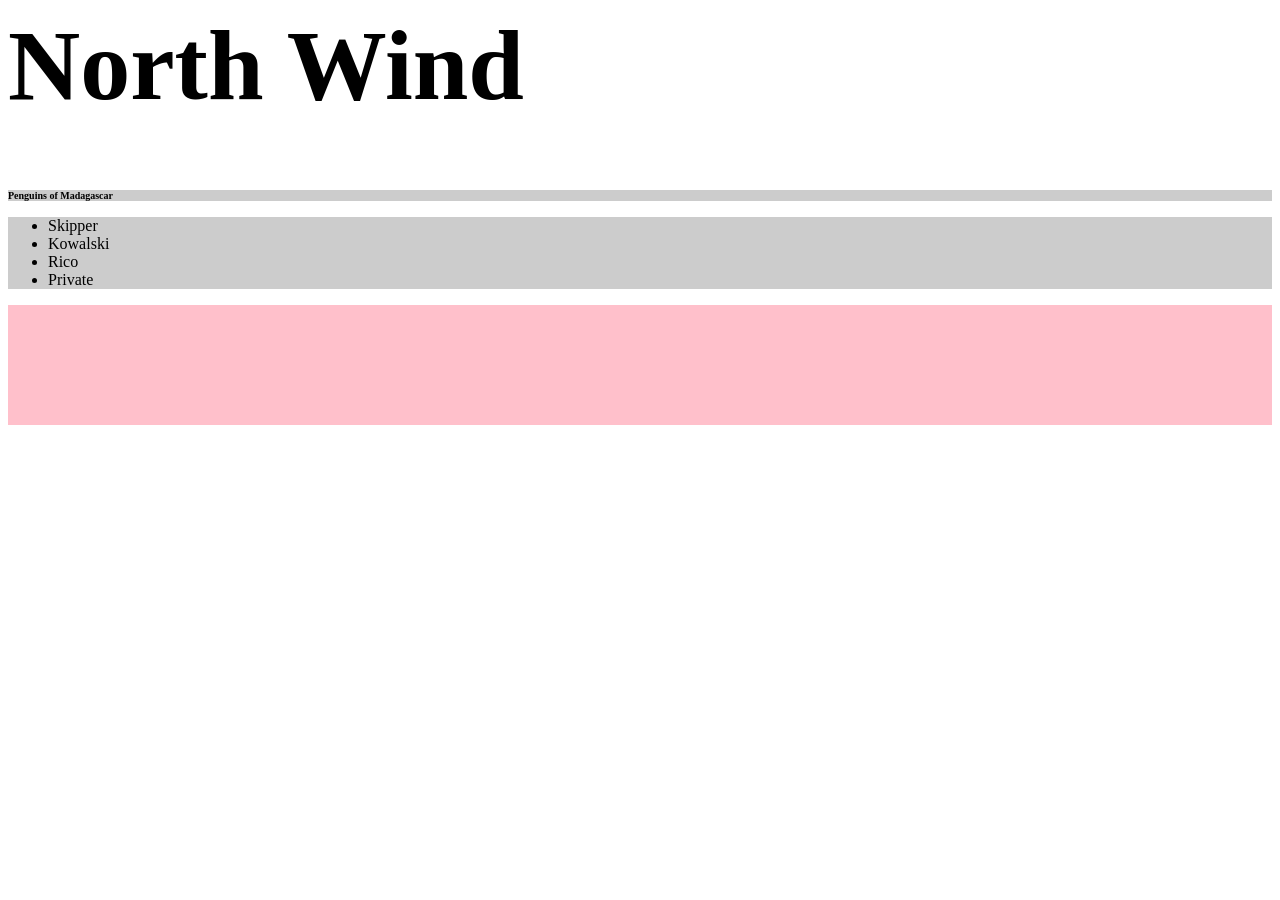
<file: notes/9-15-26/index.html>
<html>
    <head>
        <title>9-15-26 CSS Demos</title>
        <style>
            div {
                background-color: #cccccc;
            }

            h1 {
                font-size: 100;
            }

            div h1{
                font-size: 10;
            }

            #flexDiv {
                display: flex;
                width: 100%;
                height: 100px;
            }

            .flexDemo {
                align-items: stretch;
                background-color: pink;
                padding: 10px;
                height: 100%;
                width: 100%;
                box-shadow: 0 4px 6 px rgba(0,0,0,0.9);

            }


        </style>
    </head>
    <body>
        <h1>North Wind</h1>
        <div id="headerDiv">
            <h1 id="title">Penguins of Madagascar</h1>
        </div>
        <div id="contentDiv">
            <ul id="penguinNames">
                <li>Skipper</li>
                <li>Kowalski</li>
                <li>Rico</li>
                <li>Private</li>
            </ul>
        </div>
        <div id="flexDiv">
            <div class="flexDemo"></div>
            <div class="flexDemo"></div>
            <div class="flexDemo"></div>
        </div>
    </body>
</html>
</file>
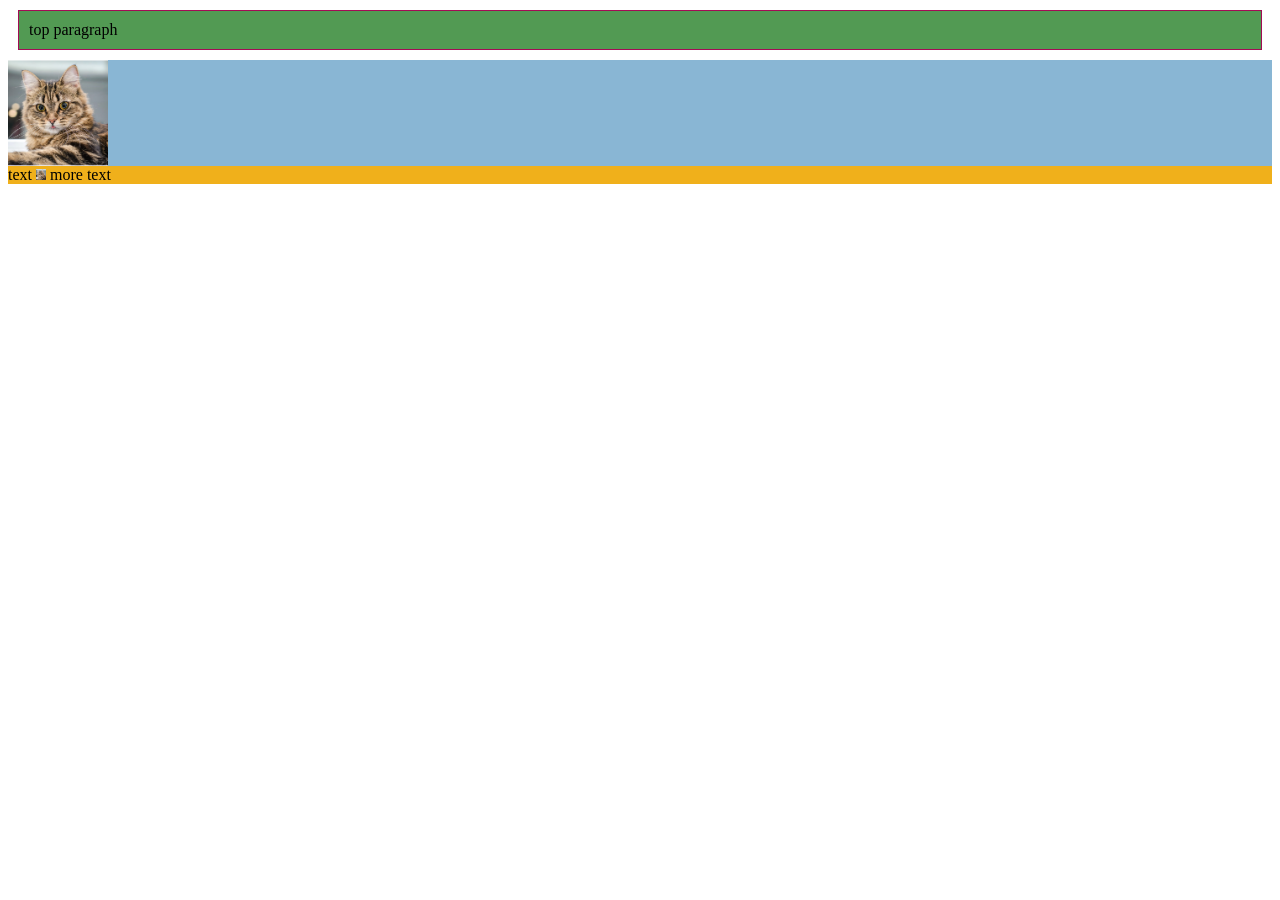
<file: test/css-demo.html>
<html>
    <head>
        <title>CSS Demo from Class</title>
        <style>
            p {
                background-color: #529a53; 
                margin: 10;
                padding: 10; 
                border: 1px solid #a30b55;
            }

            div{
                background-color: #89b6d4;
            }

            #secondDiv {
                background-color: #f0b01b;
            }

            .small{
                width: 5;
            }

        </style>
    </head>

    <body>
        <p>
            top paragraph
        </p>

        <div>
            <img width="100" src="cat.png" alt="">
        </div>

        <div id="secondDiv">
            text <span>
                <img src="cat.png" width ="10">
            </span>
            more text
        </div>
    </body>

</html>
</file>
<file: assignments/02-css-basics/style.css>
body {
    background-color: rgb(168, 168, 200);
    font-family:'Lucida Sans', 'Lucida Sans Regular', 'Lucida Grande', 'Lucida Sans Unicode', Geneva, Verdana, sans-serif;
}

.ep {
    display: flex; 
    flex-direction: row;
    justify-content: space-evenly;
    text-align: center;
    border-radius: 25px;
    background-color: bisque;
    padding-bottom: 25px;
}

.gp {
    display: flex;
    flex-direction: row;
    justify-content: space-evenly;
    text-align: center;
    border-radius: 25px;
    background-color: rgb(146, 211, 158);
    padding-bottom: 25px;
}

.sp {
    display: flex;
    flex-direction: row;
    justify-content: space-evenly;
    text-align: center;
    border-radius: 25px;
    background-color: aliceblue;
    padding-bottom: 25px;
}

.k {
    display: flex;
    flex-direction: row;
    justify-content: space-evenly;
    text-align: center;
    border-radius: 25px;
    background-color: pink;
    padding-bottom: 25px;
}

a img:hover {
    cursor: pointer;
    transform: scale(1.05);
}

#topic {
    text-align: center;
    border: 3px solid #000;
    text-shadow: 0 2px 3px rgba(0,0,0,0.9);
    padding: 10px;
}

#topic img {
    vertical-align: middle;
}

#h1desc {
    margin: 0;  
    line-height: 1.5;
}


h2 {
    text-align: center;
    margin-top: 50px;
    margin-bottom: 0;
    text-shadow: 0 2px 3px rgba(0,0,0,0.4);
}

.h2desc {
    text-align: center;
    margin-top: 0;
}
</file>
<file: assignments/03-adventure-game/style.css>
body {
    background-color: bisque;
    font-family: 'Lucida Sans', 'Lucida Sans Regular', 'Lucida Grande', 'Lucida Sans Unicode', Geneva, Verdana, sans-serif;
    display: flex;
    justify-content: space-evenly;
    align-items: center;
    border: 3px solid black;
}

#roomRoot{
    text-align: center;
}

h1 {
    margin-bottom: 75px;
    padding: 10px;
    border-radius: 50px;
    background-color: brown;
}

p {
    font-style: italic;
    border-radius: 10%;
}

#passwordHint {
    font-size: 10px;
    font-family: 'Gill Sans', 'Gill Sans MT', Calibri, 'Trebuchet MS', sans-serif;
}

button {
    margin: 75px;
    margin-top: 125px;
    padding: 10px;
    border-radius: 25px;
}

button:hover {
    cursor: pointer;
    background-color: pink;
}
</file>
<file: assignments/04-ecommerce/style.css>
body {
    font-family:'Gill Sans', 'Gill Sans MT', Calibri, 'Trebuchet MS', sans-serif;
    background-color: rgb(229, 149, 189);
}

#root {
    width: 70%;
    display: grid;
    grid-template-columns: repeat(2, minmax(0, 1fr));
    gap: 25px;
    float: left;
}

#cart {
    width: 25%;
    float: right;
    box-sizing: border-box;
    padding: 25px;
    margin-right: 25px;
    border: 1px solid #ccc;
    border-radius: 15px;
    background-color: #f5f5f5;
    font-size: 14px;
}

#cart hr {
    border: none;
    border-top: 2px solid #ccc;
    margin-top: 30px;
}

.product {
    box-sizing: border-box;
    padding: 15px;
    border: 1px solid #ddd;
    border-radius: 15px;
    background-color: white;

    display: flex;
    flex-direction: column;
    align-items: flex-start;
}

.product img {
    display: block;
    width: 65%;
    height: 300px;
    object-fit: contain;
    align-self: center;
}

.product.selected {
    border: 2px solid blue;
    background-color: lightyellow;
}

h1 {
    font-size: 25px;
    margin-bottom: 0;
}

h2 {
    font-size: 20px;
}

h3 {
    font-size: 10px;
    margin: 0;
    padding: 0;
}

.product p {
    font-size: 15px;
    line-height: 1.5;
    height: 125px;
    overflow-y: auto;
}

.product button {
    font-family: inherit;
    font-size: 12px;
    padding: 10px 15px;
    border: none;
    border-radius: 10px;
    background-color: #24d3ad;
    color: white;
    cursor: pointer;
}

#dropdown select {
    font-family: inherit;
    font-size: 15px;
    padding: 8px;
    margin: 0 10px 20px 0;
}

#selected button {
    font-family: inherit;
    font-size: 15px;
    padding: 10px 25px;
    border-radius: 10px;
    margin-bottom: 15px;
    cursor: pointer;
}
</file>
<file: assignments/05-inventory-tool/style.css>
body {
    font-family:'Gill Sans', 'Gill Sans MT', Calibri, 'Trebuchet MS', sans-serif;
    background-color: rgb(229, 149, 189);
    margin: 0;
    padding: 25px;
}

#root {
    width: 70%;
    display: grid;
    grid-template-columns: repeat(2, minmax(0, 1fr));
    gap: 25px;
    float: left;
}

#addNewProductDiv {
    width: 25%;
    float: right;
    box-sizing: border-box;
    padding: 25px;
    margin-right: 25px;
    margin-bottom: 150px;
    border: 1px solid #ccc;
    border-radius: 15px;
    background-color: #f5f5f5;
    font-size: 15px;
}

#productForm {
    display: flex;
    flex-direction: column;
    gap: 15px;
}

#productForm input {
    font-family: inherit;
    font-size: 15px;
    padding: 5px;
}

#productForm input[type="submit"] {
    font-family: inherit;
    font-size: 12px;
    margin-top: 15px;
    padding: 10px 15px;
    border: none;
    border-radius: 10px;
    background-color: #24d3ad;
    color: white;
    cursor: pointer;
}

#cart {
    width: 25%;
    float: right;
    box-sizing: border-box;
    padding: 25px;
    margin-right: 25px;
    border: 1px solid #ccc;
    border-radius: 15px;
    background-color: #f5f5f5;
    font-size: 14px;
    clear: right;
}

#cart button {
    background-color: rgb(193, 29, 54);
    color: white;
    font-family: inherit;
    font-size: 12px;
    padding: 10px 20px;
    margin-top: 20px;
    border-radius: 10px;
    cursor: pointer;
}


#cart hr {
    border: none;
    border-top: 2px solid #ccc;
    margin-top: 30px;
}

.product {
    box-sizing: border-box;
    padding: 15px;
    border: 1px solid #ddd;
    border-radius: 15px;
    background-color: white;

    display: flex;
    flex-direction: column;
    align-items: flex-start;
}

.product img {
    display: block;
    width: 65%;
    height: 300px;
    object-fit: contain;
    align-self: center;
}

.product.selected {
    border: 2px solid blue;
    background-color: lightyellow;
}

h1 {
    font-size: 25px;
    margin-bottom: 0;
}

h2 {
    font-size: 20px;
}

h3 {
    font-size: 10px;
    margin: 0;
    padding: 0;
}

h4 {
    font-size: 16px;
    margin-top: 0;
}

.product p {
    font-size: 15px;
    line-height: 1.5;
    height: 125px;
    overflow-y: auto;
}

.product button {
    font-family: inherit;
    font-size: 12px;
    padding: 10px 15px;
    border: none;
    border-radius: 10px;
    background-color: #24d3ad;
    color: white;
    cursor: pointer;
}

#dropdown select {
    font-family: inherit;
    font-size: 15px;
    padding: 8px;
    margin: 0 10px 20px 0;
}

/*Disabled Add Selected Button*/
#selected button {
    font-family: inherit;
    font-size: 15px;
    padding: 10px 25px;
    border-radius: 10px;
    margin-bottom: 15px;
    cursor: pointer;
}

#resetStoreButton {
    background-color: rgb(193, 29, 54);
    font-family: inherit;
    font-size: 12px;
    padding: 5px 20px;
    border-radius: 10px;
    margin-bottom: 20px;
    color: white;
    cursor: pointer;
}

#errorMessage {
    font-size: 12px;
    font-weight: bold;
    text-align: center;
    background-color: #ced732;
}
</file>
